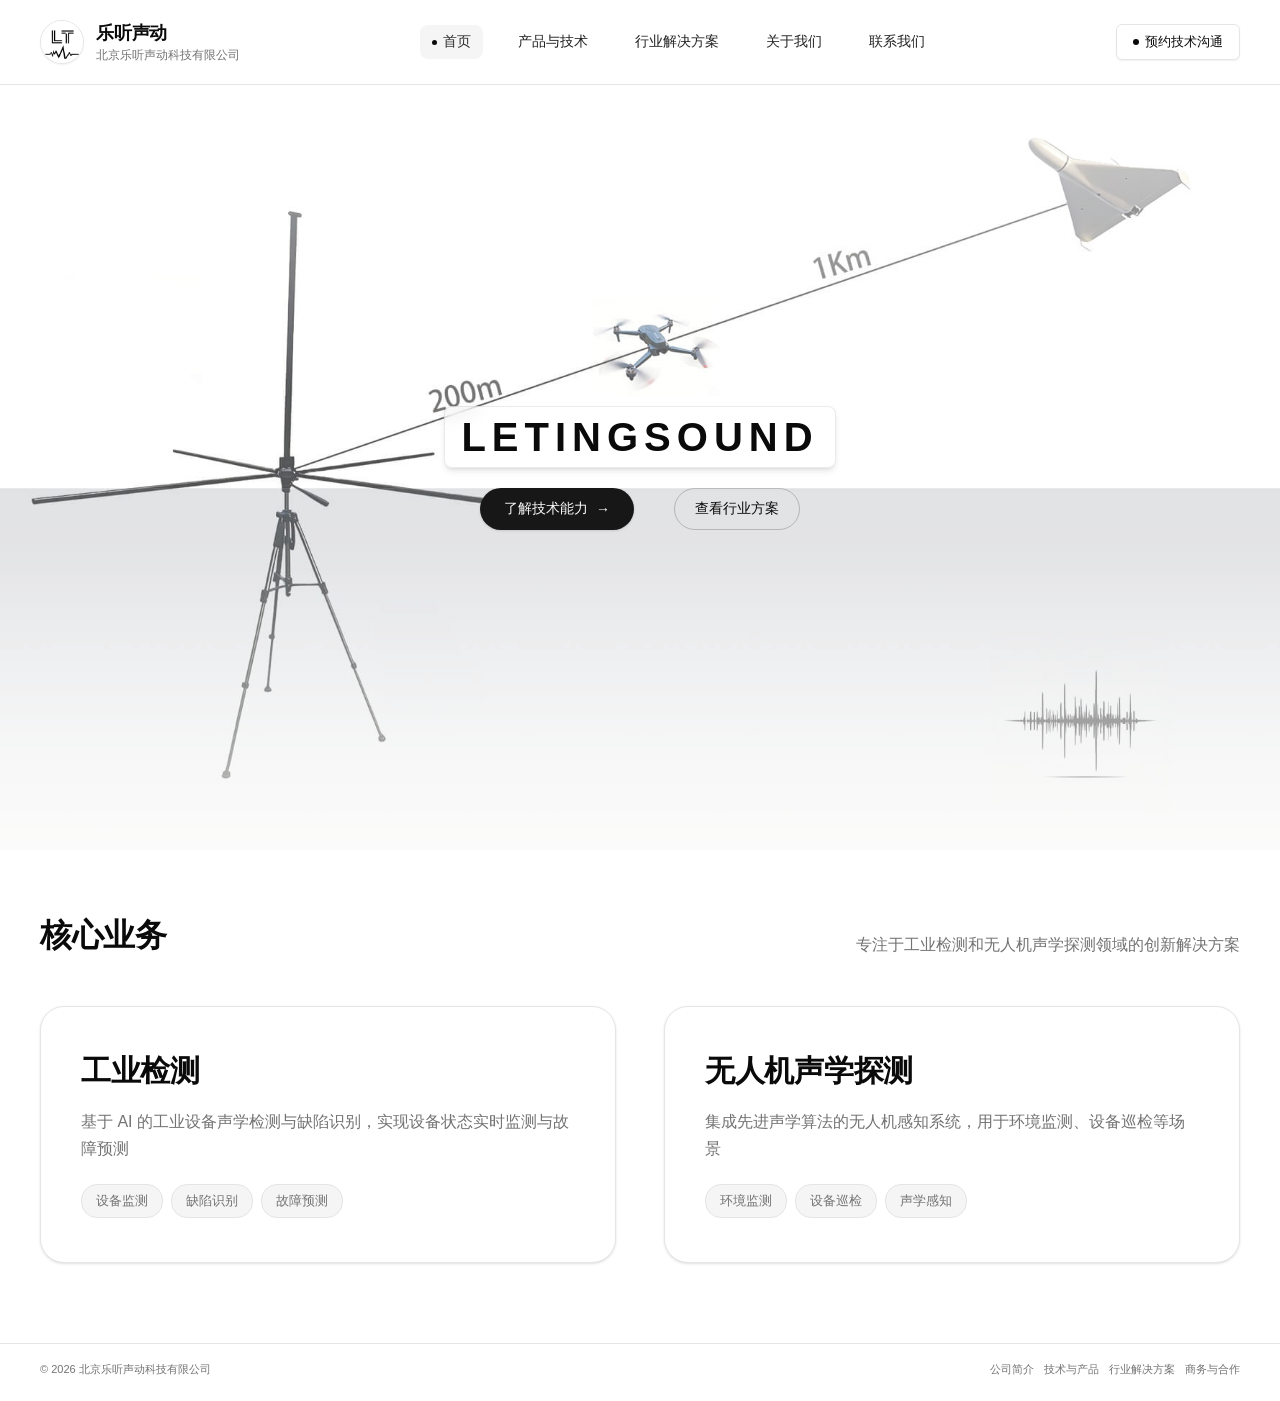
<file: index.html>
<!DOCTYPE html>
<html lang="zh-CN">
  <head>
    <meta charset="UTF-8" />
    <meta
      name="viewport"
      content="width=device-width, initial-scale=1, maximum-scale=1"
    />
    <title>北京乐听声动科技有限公司 | 首页</title>
    <meta
      name="description"
      content="北京乐听声动科技有限公司——专注算法、UAV、工业检测、AI 声学的科技公司，为行业客户提供从算法到系统的整体解决方案。"
    />
    <link rel="stylesheet" href="assets/styles.css" />
    <link rel="preload" as="image" href="assets/images/drone-imager.jpg">
  </head>
  <body class="page">
    <header class="navbar">
      <div class="navbar-inner">
        <a href="index.html" class="brand" aria-label="北京乐听声动科技有限公司">
          <div class="brand-logo">
            <!-- 将公司 logo 文件命名为 logo.jpg 并放在 assets 目录下即可替换此位置 -->
            <img src="assets/logo.jpg" alt="北京乐听声动科技有限公司 Logo" />
          </div>
          <div>
            <div class="brand-text-main">乐听声动</div>
            <div class="brand-text-sub">北京乐听声动科技有限公司</div>
          </div>
        </a>
        <nav class="nav-links" aria-label="主导航">
          <a class="nav-link" href="index.html">
            <span class="dot"></span>
            <span class="label">首页</span>
          </a>
          <a class="nav-link" href="products.html">
            <span class="dot"></span>
            <span class="label">产品与技术</span>
          </a>
          <a class="nav-link" href="solutions.html">
            <span class="dot"></span>
            <span class="label">行业解决方案</span>
          </a>
          <a class="nav-link" href="about.html">
            <span class="dot"></span>
            <span class="label">关于我们</span>
          </a>
          <a class="nav-link" href="contact.html">
            <span class="dot"></span>
            <span class="label">联系我们</span>
          </a>
        </nav>
        <a class="nav-cta" href="contact.html">
          <span class="dot"></span>
          <span>预约技术沟通</span>
        </a>
        <button class="nav-toggle" type="button" aria-label="展开导航菜单">
          <span></span>
        </button>
      </div>
    </header>

    <main class="page-inner">
      <!-- 大图 hero 区域 -->
      <section class="hero-banner" style="background-image: url('assets/images/drone-imager.jpg') !important; background-size: cover; background-position: center;">
        <div class="hero-content">
          <h1 class="hero-english-title pc-only">LETINGSOUND</h1>
          <div class="hero-banner-actions">
            <a href="products.html" class="btn-primary">
              了解技术能力
              <span>→</span>
            </a>
            <a href="solutions.html" class="btn-ghost">
              查看行业方案
            </a>
          </div>
        </div>
      </section>

      <!-- 核心能力区域 -->
      <section class="section">
        <div class="section-header">
          <h2 class="section-title">核心业务</h2>
          <span class="section-badge">专注于工业检测和无人机声学探测领域的创新解决方案</span>
        </div>
        <div class="business-grid">
          <article class="business-card">
            <div class="business-card-content">
              <h3 class="business-title">工业检测</h3>
              <p class="business-desc">基于 AI 的工业设备声学检测与缺陷识别，实现设备状态实时监测与故障预测</p>
              <div class="business-tags">
                <span class="business-tag">设备监测</span>
                <span class="business-tag">缺陷识别</span>
                <span class="business-tag">故障预测</span>
              </div>
            </div>
          </article>
          <article class="business-card">
            <div class="business-card-content">
              <h3 class="business-title">无人机声学探测</h3>
              <p class="business-desc">集成先进声学算法的无人机感知系统，用于环境监测、设备巡检等场景</p>
              <div class="business-tags">
                <span class="business-tag">环境监测</span>
                <span class="business-tag">设备巡检</span>
                <span class="business-tag">声学感知</span>
              </div>
            </div>
          </article>
        </div>
      </section>


    </main>

    <footer class="footer">
      <div>© <span id="year-span">2024</span> 北京乐听声动科技有限公司</div>
      <div class="footer-links">
        <a href="about.html">公司简介</a>
        <a href="products.html">技术与产品</a>
        <a href="solutions.html">行业解决方案</a>
        <a href="contact.html">商务与合作</a>
      </div>
    </footer>

    <script src="assets/main.js" defer></script>
    <script>
      document.getElementById("year-span").textContent =
        new Date().getFullYear();
    </script>
  </body>
</html>
</file>
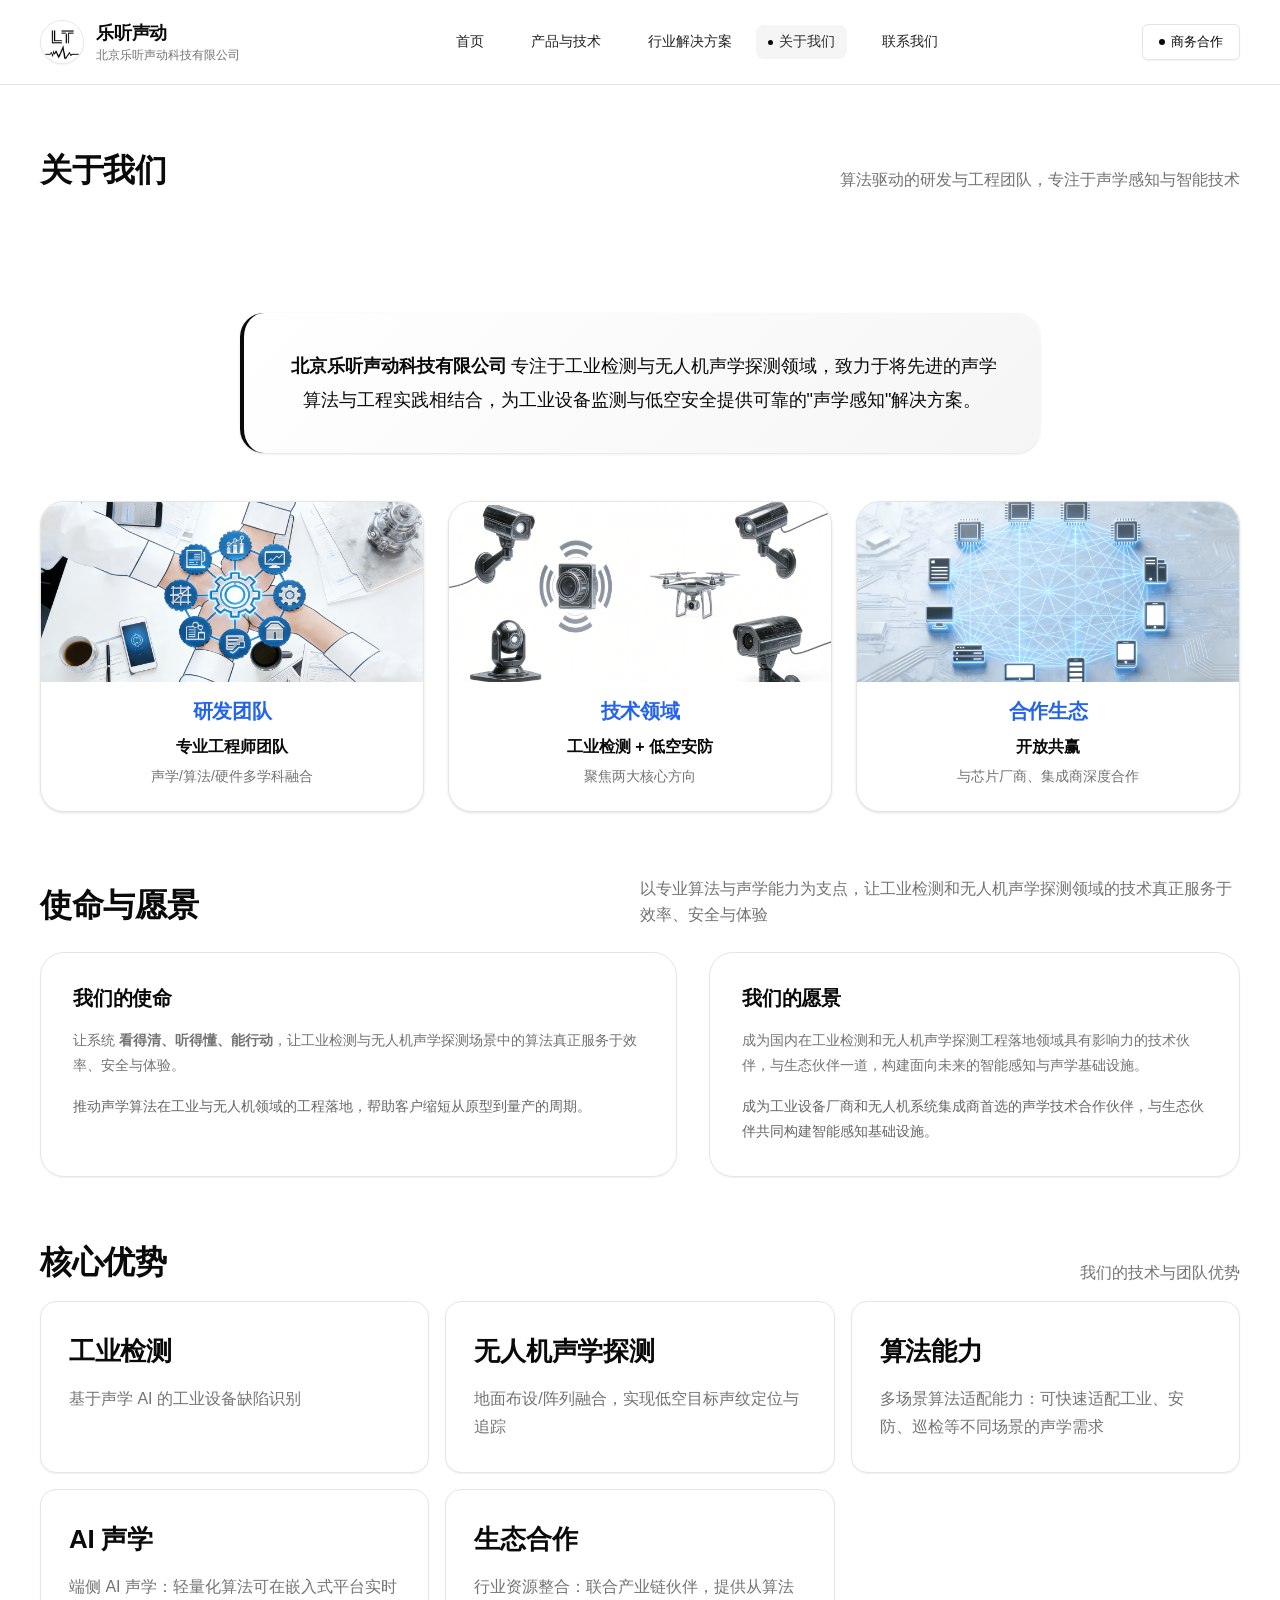
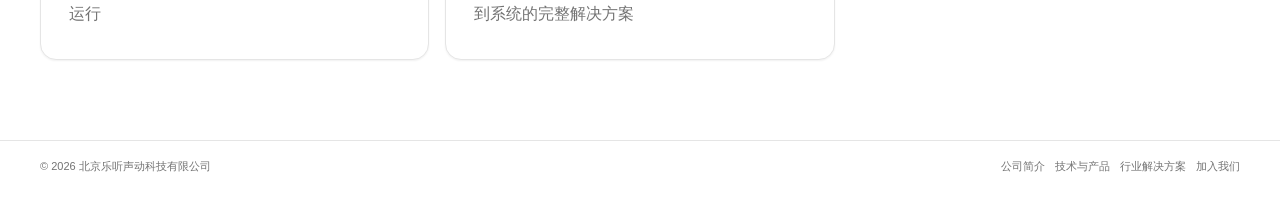
<file: about.html>
<!DOCTYPE html>
<html lang="zh-CN">
  <head>
    <meta charset="UTF-8" />
    <meta
      name="viewport"
      content="width=device-width, initial-scale=1, maximum-scale=1"
    />
    <title>关于我们 | 北京乐听声动科技有限公司</title>
    <meta
      name="description"
      content="了解北京乐听声动科技有限公司的公司背景、使命愿景与团队优势。"
    />
    <link rel="stylesheet" href="assets/styles.css" />
  </head>
  <body class="page">
    <header class="navbar">
      <div class="navbar-inner">
        <a href="index.html" class="brand" aria-label="北京乐听声动科技有限公司">
          <div class="brand-logo">
            <!-- 将公司 logo 文件命名为 logo.jpg 并放在 assets 目录下即可替换此位置 -->
            <img src="assets/logo.jpg" alt="北京乐听声动科技有限公司 Logo" />
          </div>
          <div>
            <div class="brand-text-main">乐听声动</div>
            <div class="brand-text-sub">北京乐听声动科技有限公司</div>
          </div>
        </a>
        <nav class="nav-links" aria-label="主导航">
          <a class="nav-link" href="index.html">
            <span class="dot"></span>
            <span class="label">首页</span>
          </a>
          <a class="nav-link" href="products.html">
            <span class="dot"></span>
            <span class="label">产品与技术</span>
          </a>
          <a class="nav-link" href="solutions.html">
            <span class="dot"></span>
            <span class="label">行业解决方案</span>
          </a>
          <a class="nav-link" href="about.html">
            <span class="dot"></span>
            <span class="label">关于我们</span>
          </a>
          <a class="nav-link" href="contact.html">
            <span class="dot"></span>
            <span class="label">联系我们</span>
          </a>
        </nav>
        <a class="nav-cta" href="contact.html">
          <span class="dot"></span>
          <span>商务合作</span>
        </a>
        <button class="nav-toggle" type="button" aria-label="展开导航菜单">
          <span></span>
        </button>
      </div>
    </header>

    <main class="page-inner">
      <!-- 页面头部 -->
      <section class="section">
        <div class="section-header">
          <h1 class="section-title">关于我们</h1>
          <span class="section-badge">算法驱动的研发与工程团队，专注于声学感知与智能技术</span>
        </div>
      </section>

      <!-- 公司简介 -->
      <section class="section">
        <div class="about-intro-content">
          <div class="about-intro-text">
            <p class="intro-paragraph">
              <span class="company-name">北京乐听声动科技有限公司</span>专注于工业检测与无人机声学探测领域，致力于将先进的声学算法与工程实践相结合，为工业设备监测与低空安全提供可靠的"声学感知"解决方案。
            </p>
          </div>
          
          <div class="about-stats">
            <div class="stat-card">
              <div class="stat-image" style="background-image: url('assets/images/team-rd.png'); background-size: cover; background-position: center;"></div>
              <div class="stat-value">研发团队</div>
              <div class="stat-label">专业工程师团队</div>
              <div class="stat-desc">声学/算法/硬件多学科融合</div>
            </div>
            <div class="stat-card">
              <div class="stat-image" style="background-image: url('assets/images/tech-field.png'); background-size: cover; background-position: center;"></div>
              <div class="stat-value">技术领域</div>
              <div class="stat-label">工业检测 + 低空安防</div>
              <div class="stat-desc">聚焦两大核心方向</div>
            </div>
            <div class="stat-card">
              <div class="stat-image" style="background-image: url('assets/images/ecosystem.png'); background-size: cover; background-position: center;"></div>
              <div class="stat-value">合作生态</div>
              <div class="stat-label">开放共赢</div>
              <div class="stat-desc">与芯片厂商、集成商深度合作</div>
            </div>
          </div>
        </div>
      </section>

      <!-- 使命与愿景 -->
      <section class="section">
        <div class="section-header">
          <h2 class="section-title">使命与愿景</h2>
          <span class="section-badge">以专业算法与声学能力为支点，让工业检测和无人机声学探测领域的技术真正服务于效率、安全与体验</span>
        </div>

        <div class="two-col">
          <div class="mission-vision-card">
            <h3 class="feature-title">我们的使命</h3>
            <p class="section-subtitle" style="margin-top: 16px; font-size: 14px; line-height: 1.8;">
              让系统 <strong>看得清、听得懂、能行动</strong>，让工业检测与无人机声学探测场景中的算法真正服务于效率、安全与体验。
            </p>
            <p class="section-subtitle" style="margin-top: 16px; font-size: 14px; line-height: 1.8; color: #666;">
              推动声学算法在工业与无人机领域的工程落地，帮助客户缩短从原型到量产的周期。
            </p>
          </div>

          <div class="mission-vision-card">
            <h3 class="feature-title">我们的愿景</h3>
            <p class="section-subtitle" style="margin-top: 16px; font-size: 14px; line-height: 1.8;">
              成为国内在工业检测和无人机声学探测工程落地领域具有影响力的技术伙伴，与生态伙伴一道，构建面向未来的智能感知与声学基础设施。
            </p>
            <p class="section-subtitle" style="margin-top: 16px; font-size: 14px; line-height: 1.8; color: #666;">
              成为工业设备厂商和无人机系统集成商首选的声学技术合作伙伴，与生态伙伴共同构建智能感知基础设施。
            </p>
          </div>
        </div>
      </section>

      <!-- 核心优势 -->
      <section class="section">
        <div class="section-header">
          <h2 class="section-title">核心优势</h2>
          <span class="section-badge">我们的技术与团队优势</span>
        </div>

        <div class="feature-grid">
          <article class="feature-card">
            <h3 class="feature-title">工业检测</h3>
            <p class="feature-desc">基于声学 AI 的工业设备缺陷识别</p>
          </article>
          <article class="feature-card">
            <h3 class="feature-title">无人机声学探测</h3>
            <p class="feature-desc">地面布设/阵列融合，实现低空目标声纹定位与追踪</p>
          </article>
          <article class="feature-card">
            <h3 class="feature-title">算法能力</h3>
            <p class="feature-desc">多场景算法适配能力：可快速适配工业、安防、巡检等不同场景的声学需求</p>
          </article>
          <article class="feature-card">
            <h3 class="feature-title">AI 声学</h3>
            <p class="feature-desc">端侧 AI 声学：轻量化算法可在嵌入式平台实时运行</p>
          </article>
          <article class="feature-card">
            <h3 class="feature-title">生态合作</h3>
            <p class="feature-desc">行业资源整合：联合产业链伙伴，提供从算法到系统的完整解决方案</p>
          </article>
        </div>
      </section>
    </main>

    <footer class="footer">
      <div>© <span id="year-span">2024</span> 北京乐听声动科技有限公司</div>
      <div class="footer-links">
        <a href="about.html">公司简介</a>
        <a href="products.html">技术与产品</a>
        <a href="solutions.html">行业解决方案</a>
        <a href="contact.html">加入我们</a>
      </div>
    </footer>

    <script src="assets/main.js" defer></script>
    <script>
      document.getElementById("year-span").textContent =
        new Date().getFullYear();
    </script>
  </body>
</html>
</file>
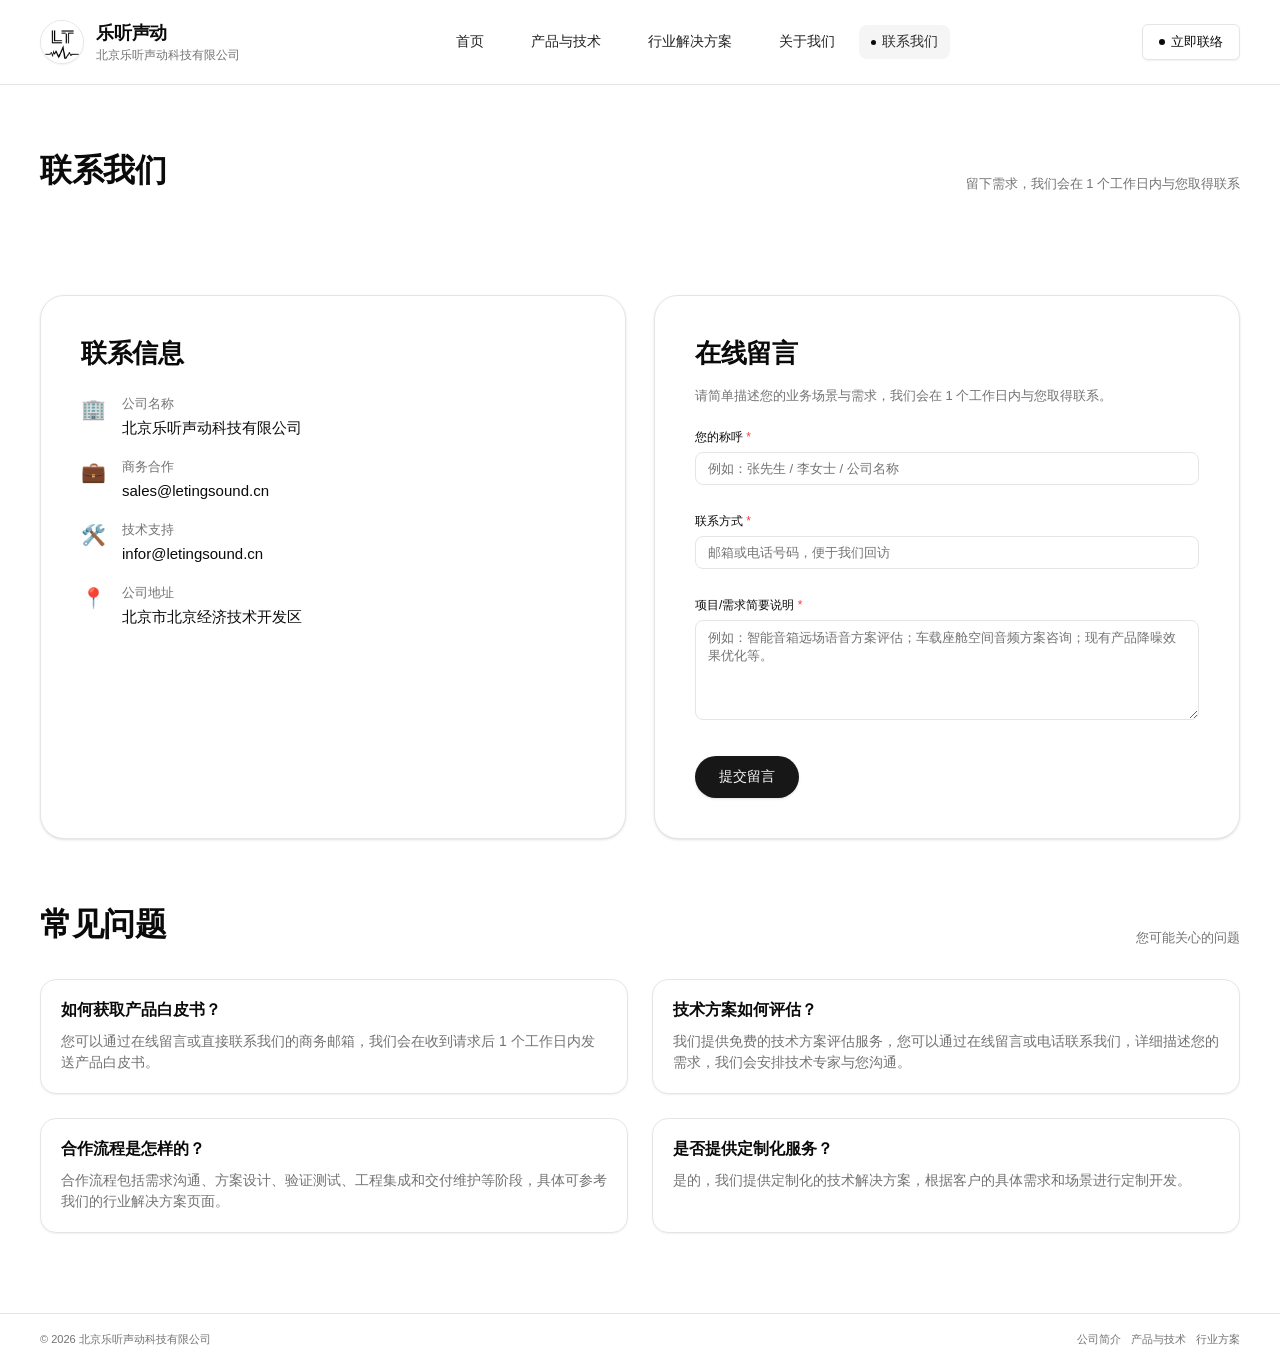
<file: contact.html>
<!DOCTYPE html>
<html lang="zh-CN">
  <head>
    <meta charset="UTF-8" />
    <meta
      name="viewport"
      content="width=device-width, initial-scale=1, maximum-scale=1"
    />
    <title>联系我们 | 北京乐听声动科技有限公司</title>
    <meta
      name="description"
      content="联系北京乐听声动科技有限公司，获取技术支持与商务合作信息。"
    />
    <link rel="stylesheet" href="assets/styles.css" />
  </head>
  <body class="page">
    <header class="navbar">
      <div class="navbar-inner">
        <a href="index.html" class="brand" aria-label="北京乐听声动科技有限公司">
          <div class="brand-logo">
            <!-- 将公司 logo 文件命名为 logo.jpg 并放在 assets 目录下即可替换此位置 -->
            <img src="assets/logo.jpg" alt="北京乐听声动科技有限公司 Logo" />
          </div>
          <div>
            <div class="brand-text-main">乐听声动</div>
            <div class="brand-text-sub">北京乐听声动科技有限公司</div>
          </div>
        </a>
        <nav class="nav-links" aria-label="主导航">
          <a class="nav-link" href="index.html">
            <span class="dot"></span>
            <span class="label">首页</span>
          </a>
          <a class="nav-link" href="products.html">
            <span class="dot"></span>
            <span class="label">产品与技术</span>
          </a>
          <a class="nav-link" href="solutions.html">
            <span class="dot"></span>
            <span class="label">行业解决方案</span>
          </a>
          <a class="nav-link" href="about.html">
            <span class="dot"></span>
            <span class="label">关于我们</span>
          </a>
          <a class="nav-link" href="contact.html">
            <span class="dot"></span>
            <span class="label">联系我们</span>
          </a>
        </nav>
        <a class="nav-cta" href="contact.html">
          <span class="dot"></span>
          <span>立即联络</span>
        </a>
        <button class="nav-toggle" type="button" aria-label="展开导航菜单">
          <span></span>
        </button>
      </div>
    </header>

    <main class="page-inner">
      <!-- 页面头部 -->
      <section class="section">
        <div class="section-header">
          <h1 class="section-title">联系我们</h1>
          <p class="section-subtitle">留下需求，我们会在 1 个工作日内与您取得联系</p>
        </div>
      </section>

      <!-- 联系信息 -->
      <section class="section">
        <div class="contact-grid">
          <div class="contact-card">
            <h2 class="feature-title">联系信息</h2>
            <div class="contact-info">
              <div class="contact-item">
                <div class="contact-icon">🏢</div>
                <div>
                  <div class="contact-label">公司名称</div>
                  <div class="contact-value">北京乐听声动科技有限公司</div>
                </div>
              </div>
              <div class="contact-item">
                <div class="contact-icon">💼</div>
                <div>
                  <div class="contact-label">商务合作</div>
                  <div class="contact-value">sales@letingsound.cn</div>
                </div>
              </div>
              <div class="contact-item">
                <div class="contact-icon">🛠️</div>
                <div>
                  <div class="contact-label">技术支持</div>
                  <div class="contact-value">infor@letingsound.cn</div>
                </div>
              </div>
              <div class="contact-item">
                <div class="contact-icon">📍</div>
                <div>
                  <div class="contact-label">公司地址</div>
                  <div class="contact-value">北京市北京经济技术开发区</div>
                </div>
              </div>
            </div>
          </div>

          <div class="contact-card">
            <h2 class="feature-title">在线留言</h2>
            <p class="section-subtitle" style="margin-bottom: 24px">
              请简单描述您的业务场景与需求，我们会在 1 个工作日内与您取得联系。
            </p>
            <form id="contact-form" class="contact-form">
              <div class="field-group">
                <label class="field-label" for="name">
                  您的称呼 <span>*</span>
                </label>
                <input
                  class="field-input"
                  id="name"
                  name="name"
                  type="text"
                  placeholder="例如：张先生 / 李女士 / 公司名称"
                  required
                />
              </div>

              <div class="field-group" style="margin-top: 16px;">
                <label class="field-label" for="email">
                  联系方式 <span>*</span>
                </label>
                <input
                  class="field-input"
                  id="email"
                  name="email"
                  type="text"
                  placeholder="邮箱或电话号码，便于我们回访"
                  required
                />
              </div>

              <div class="field-group" style="margin-top: 16px;">
                <label class="field-label" for="message">
                  项目/需求简要说明 <span>*</span>
                </label>
                <textarea
                  class="field-textarea"
                  id="message"
                  name="message"
                  placeholder="例如：智能音箱远场语音方案评估；车载座舱空间音频方案咨询；现有产品降噪效果优化等。"
                  required
                ></textarea>
              </div>

              <div class="form-footer" style="margin-top: 24px;">
                <button type="submit" class="btn-primary">提交留言</button>
                <div id="form-status" class="form-status"></div>
              </div>
            </form>
          </div>
        </div>
      </section>

      <!-- 常见问题 -->
      <section class="section">
        <div class="section-header">
          <h2 class="section-title">常见问题</h2>
          <p class="section-subtitle">您可能关心的问题</p>
        </div>

        <div class="faq-grid">
          <div class="faq-item">
            <h3 class="faq-question">如何获取产品白皮书？</h3>
            <p class="faq-answer">您可以通过在线留言或直接联系我们的商务邮箱，我们会在收到请求后 1 个工作日内发送产品白皮书。</p>
          </div>
          <div class="faq-item">
            <h3 class="faq-question">技术方案如何评估？</h3>
            <p class="faq-answer">我们提供免费的技术方案评估服务，您可以通过在线留言或电话联系我们，详细描述您的需求，我们会安排技术专家与您沟通。</p>
          </div>
          <div class="faq-item">
            <h3 class="faq-question">合作流程是怎样的？</h3>
            <p class="faq-answer">合作流程包括需求沟通、方案设计、验证测试、工程集成和交付维护等阶段，具体可参考我们的行业解决方案页面。</p>
          </div>
          <div class="faq-item">
            <h3 class="faq-question">是否提供定制化服务？</h3>
            <p class="faq-answer">是的，我们提供定制化的技术解决方案，根据客户的具体需求和场景进行定制开发。</p>
          </div>
        </div>
      </section>
    </main>

    <footer class="footer">
      <div>© <span id="year-span">2024</span> 北京乐听声动科技有限公司</div>
      <div class="footer-links">
        <a href="about.html">公司简介</a>
        <a href="products.html">产品与技术</a>
        <a href="solutions.html">行业方案</a>
      </div>
    </footer>

    <script src="assets/main.js" defer></script>
    <script>
      document.getElementById("year-span").textContent =
        new Date().getFullYear();
    </script>
  </body>
</html>
</file>
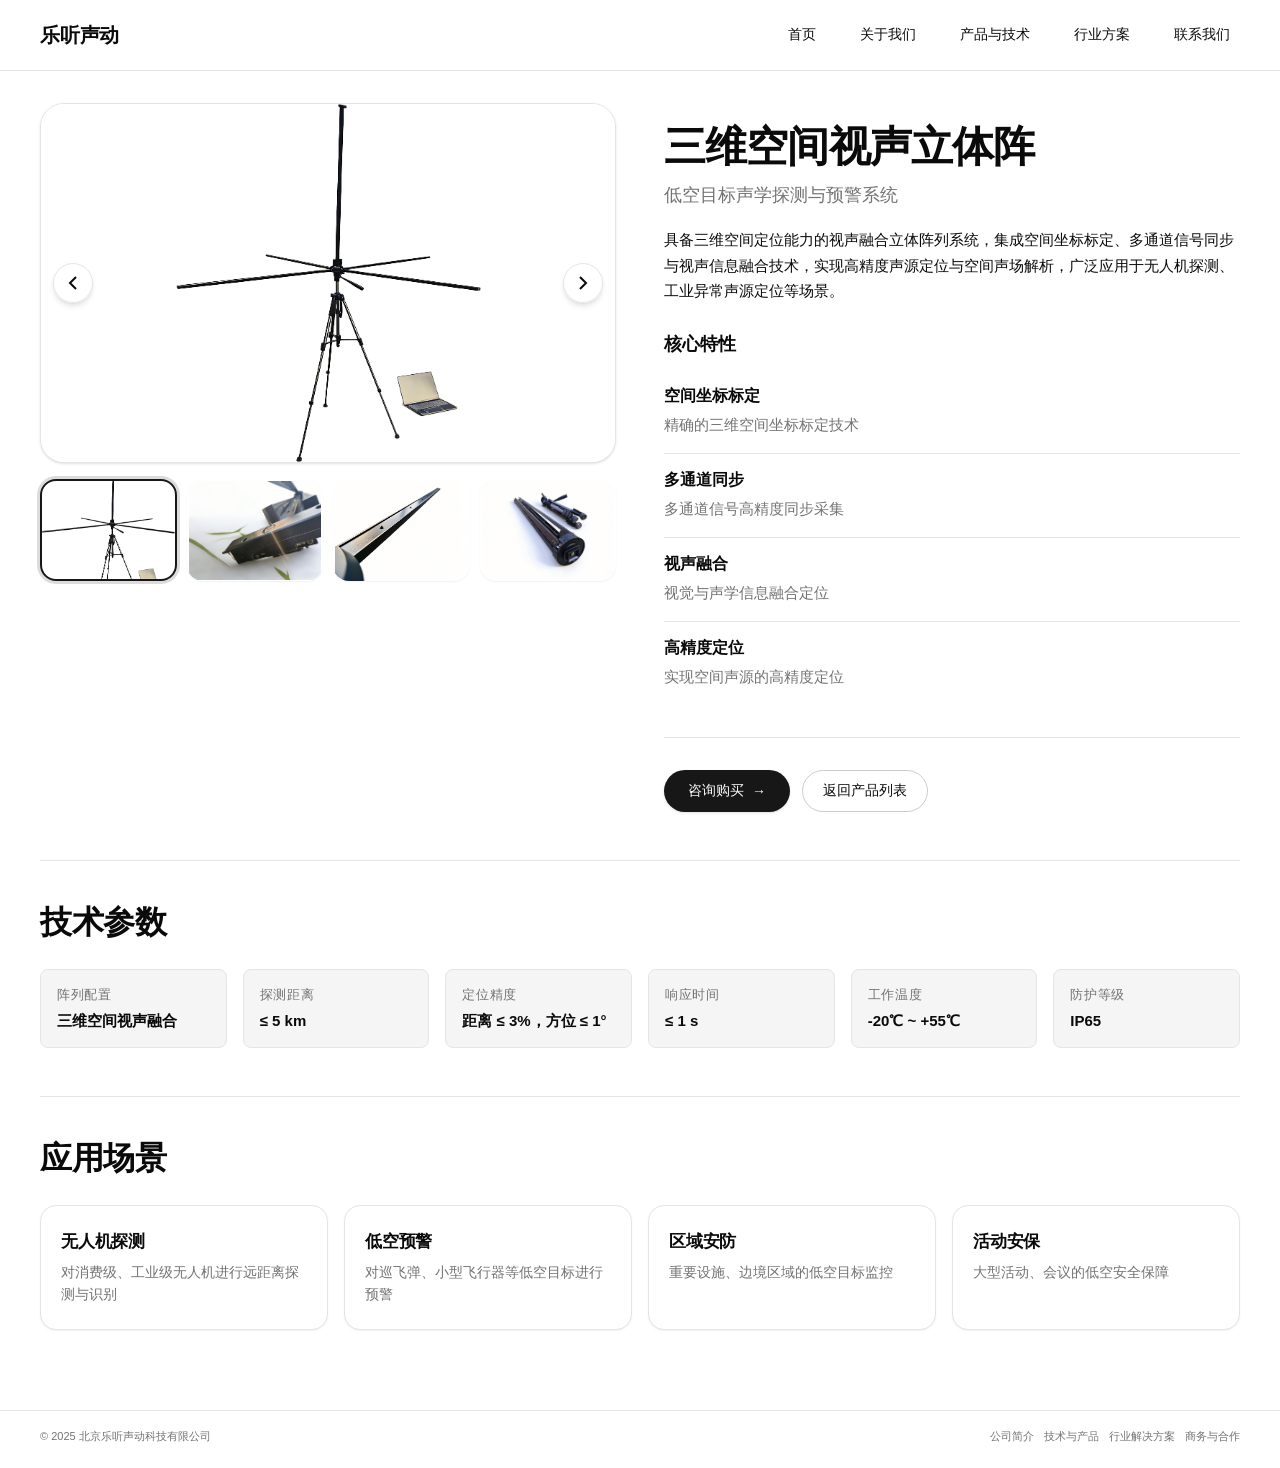
<file: product-detail.html>
<!DOCTYPE html>
<html lang="zh-CN">
  <head>
    <meta charset="UTF-8" />
    <meta name="viewport" content="width=device-width, initial-scale=1.0" />
    <title>三维空间视声立体阵 - 产品详情 | 乐听声动</title>
    <link rel="stylesheet" href="assets/styles.css" />
  </head>
  <body>
    <div class="page">
      <header class="site-header">
        <div class="header-inner">
          <a href="index.html" class="site-logo">
            <span class="logo-text">乐听声动</span>
          </a>
          <nav class="site-nav">
            <a href="index.html">首页</a>
            <a href="about.html">关于我们</a>
            <a href="products.html">产品与技术</a>
            <a href="solutions.html">行业方案</a>
            <a href="contact.html">联系我们</a>
          </nav>
          <button class="nav-toggle" type="button" aria-label="展开导航菜单">
            <span></span>
          </button>
        </div>
      </header>

      <main class="page-inner">
        <!-- 产品详情区域 -->
        <section class="product-detail">
          <div class="product-detail-container">
            <!-- 图片轮播区域 -->
            <div class="product-gallery">
              <div class="gallery-main">
                <div class="gallery-image" id="mainImage" style="background: url('assets/images/xyz-array-1.png') no-repeat center center; background-size: contain; background-color: #ffffff;"></div>
                <button class="gallery-nav gallery-prev" type="button" aria-label="上一张">
                  <svg width="24" height="24" viewBox="0 0 24 24" fill="none" stroke="currentColor" stroke-width="2">
                    <path d="M15 18l-6-6 6-6"/>
                  </svg>
                </button>
                <button class="gallery-nav gallery-next" type="button" aria-label="下一张">
                  <svg width="24" height="24" viewBox="0 0 24 24" fill="none" stroke="currentColor" stroke-width="2">
                    <path d="M9 18l6-6-6-6"/>
                  </svg>
                </button>
              </div>
              <div class="gallery-thumbnails" id="thumbnails">
                <div class="thumbnail active" style="background: url('assets/images/xyz-array-1.png') no-repeat center center; background-size: cover;" data-index="0"></div>
                <div class="thumbnail" style="background: url('assets/images/xyz-array-2.png') no-repeat center center; background-size: cover;" data-index="1"></div>
                <div class="thumbnail" style="background: url('assets/images/xyz-array-3.png') no-repeat center center; background-size: cover;" data-index="2"></div>
                <div class="thumbnail" style="background: url('assets/images/xyz-array-4.png') no-repeat center center; background-size: cover;" data-index="3"></div>
              </div>
            </div>

            <!-- 产品信息区域 -->
            <div class="product-info">
              <h1 class="product-detail-title">三维空间视声立体阵</h1>
              <p class="product-detail-subtitle">低空目标声学探测与预警系统</p>
              
              <div class="product-detail-desc">
                <p>具备三维空间定位能力的视声融合立体阵列系统，集成空间坐标标定、多通道信号同步与视声信息融合技术，实现高精度声源定位与空间声场解析，广泛应用于无人机探测、工业异常声源定位等场景。</p>
              </div>

              <div class="product-specs">
                <h3 class="specs-title">核心特性</h3>
                <ul class="specs-list">
                  <li>
                    <div class="spec-content">
                      <strong>空间坐标标定</strong>
                      <p>精确的三维空间坐标标定技术</p>
                    </div>
                  </li>
                  <li>
                    <div class="spec-content">
                      <strong>多通道同步</strong>
                      <p>多通道信号高精度同步采集</p>
                    </div>
                  </li>
                  <li>
                    <div class="spec-content">
                      <strong>视声融合</strong>
                      <p>视觉与声学信息融合定位</p>
                    </div>
                  </li>
                  <li>
                    <div class="spec-content">
                      <strong>高精度定位</strong>
                      <p>实现空间声源的高精度定位</p>
                    </div>
                  </li>
                </ul>
              </div>

              <div class="product-actions">
                <a href="contact.html" class="btn-primary btn-large">
                  咨询购买
                  <span>→</span>
                </a>
                <a href="products.html" class="btn-ghost btn-large">
                  返回产品列表
                </a>
              </div>
            </div>
          </div>

          <!-- 技术参数 -->
          <div class="product-tech-specs">
                <h2 class="section-title">技术参数</h2>
                <div class="tech-specs-grid">
                  <div class="tech-spec-item">
                    <span class="tech-spec-label">阵列配置</span>
                    <span class="tech-spec-value">三维空间视声融合</span>
                  </div>
                  <div class="tech-spec-item">
                    <span class="tech-spec-label">探测距离</span>
                    <span class="tech-spec-value">≤ 5 km</span>
                  </div>
                  <div class="tech-spec-item">
                    <span class="tech-spec-label">定位精度</span>
                    <span class="tech-spec-value">距离 ≤ 3%，方位 ≤ 1°</span>
                  </div>
                  <div class="tech-spec-item">
                    <span class="tech-spec-label">响应时间</span>
                    <span class="tech-spec-value">≤ 1 s</span>
                  </div>
                  <div class="tech-spec-item">
                    <span class="tech-spec-label">工作温度</span>
                    <span class="tech-spec-value">-20℃ ~ +55℃</span>
                  </div>
                  <div class="tech-spec-item">
                    <span class="tech-spec-label">防护等级</span>
                    <span class="tech-spec-value">IP65</span>
                  </div>
                </div>
              </div>

          <!-- 应用场景 -->
          <div class="product-applications">
            <h2 class="section-title">应用场景</h2>
            <div class="application-grid">
              <div class="application-card">
                <h3>无人机探测</h3>
                <p>对消费级、工业级无人机进行远距离探测与识别</p>
              </div>
              <div class="application-card">
                <h3>低空预警</h3>
                <p>对巡飞弹、小型飞行器等低空目标进行预警</p>
              </div>
              <div class="application-card">
                <h3>区域安防</h3>
                <p>重要设施、边境区域的低空目标监控</p>
              </div>
              <div class="application-card">
                <h3>活动安保</h3>
                <p>大型活动、会议的低空安全保障</p>
              </div>
            </div>
          </div>
        </section>
      </main>

      <footer class="footer">
        <div>© <span id="year-span">2025</span> 北京乐听声动科技有限公司</div>
        <div class="footer-links">
          <a href="about.html">公司简介</a>
          <a href="products.html">技术与产品</a>
          <a href="solutions.html">行业解决方案</a>
          <a href="contact.html">商务与合作</a>
        </div>
      </footer>
    </div>

    <script src="assets/main.js"></script>
    <script>
      // 导航栏交互
      document.addEventListener('DOMContentLoaded', function() {
        const navToggle = document.querySelector('.nav-toggle');
        const siteNav = document.querySelector('.site-nav');
        
        // 移动端导航切换
        if (navToggle && siteNav) {
          navToggle.addEventListener('click', () => {
            siteNav.classList.toggle('active');
            navToggle.classList.toggle('active');
          });
          
          // 点击导航项后关闭菜单
          const navLinks = siteNav.querySelectorAll('a');
          navLinks.forEach(link => {
            link.addEventListener('click', () => {
              siteNav.classList.remove('active');
              navToggle.classList.remove('active');
            });
          });
        }
        
        // 当前页面导航项高亮
        const currentPage = window.location.pathname.split('/').pop() || 'product-detail.html';
        const navLinks = document.querySelectorAll('.site-nav a');
        navLinks.forEach(link => {
          const href = link.getAttribute('href');
          if (href === currentPage) {
            link.classList.add('active');
          }
        });
      });
      
      // 产品图片轮播
      document.addEventListener('DOMContentLoaded', function() {
        const mainImage = document.getElementById('mainImage');
        const thumbnails = document.querySelectorAll('.thumbnail');
        const prevBtn = document.querySelector('.gallery-prev');
        const nextBtn = document.querySelector('.gallery-next');
        
        let currentIndex = 0;
        const totalImages = thumbnails.length;
        
        // 所有缩略图使用不同图片
        const images = [
          'assets/images/xyz-array-1.png',
          'assets/images/xyz-array-2.png',
          'assets/images/xyz-array-3.png',
          'assets/images/xyz-array-4.png'
        ];
        
        function updateGallery(index) {
          // 更新主图
          mainImage.style.backgroundImage = `url('${images[index]}')`;
          
          // 更新缩略图激活状态
          thumbnails.forEach((thumb, i) => {
            thumb.classList.toggle('active', i === index);
          });
          
          currentIndex = index;
        }
        
        // 点击缩略图
        thumbnails.forEach((thumb, index) => {
          thumb.addEventListener('click', () => {
            updateGallery(index);
          });
        });
        
        // 上一张
        prevBtn.addEventListener('click', () => {
          const newIndex = (currentIndex - 1 + totalImages) % totalImages;
          updateGallery(newIndex);
        });
        
        // 下一张
        nextBtn.addEventListener('click', () => {
          const newIndex = (currentIndex + 1) % totalImages;
          updateGallery(newIndex);
        });
        
        // 键盘导航
        document.addEventListener('keydown', (e) => {
          if (e.key === 'ArrowLeft') {
            const newIndex = (currentIndex - 1 + totalImages) % totalImages;
            updateGallery(newIndex);
          } else if (e.key === 'ArrowRight') {
            const newIndex = (currentIndex + 1) % totalImages;
            updateGallery(newIndex);
          }
        });
      });
    </script>
  </body>
</html>
</file>
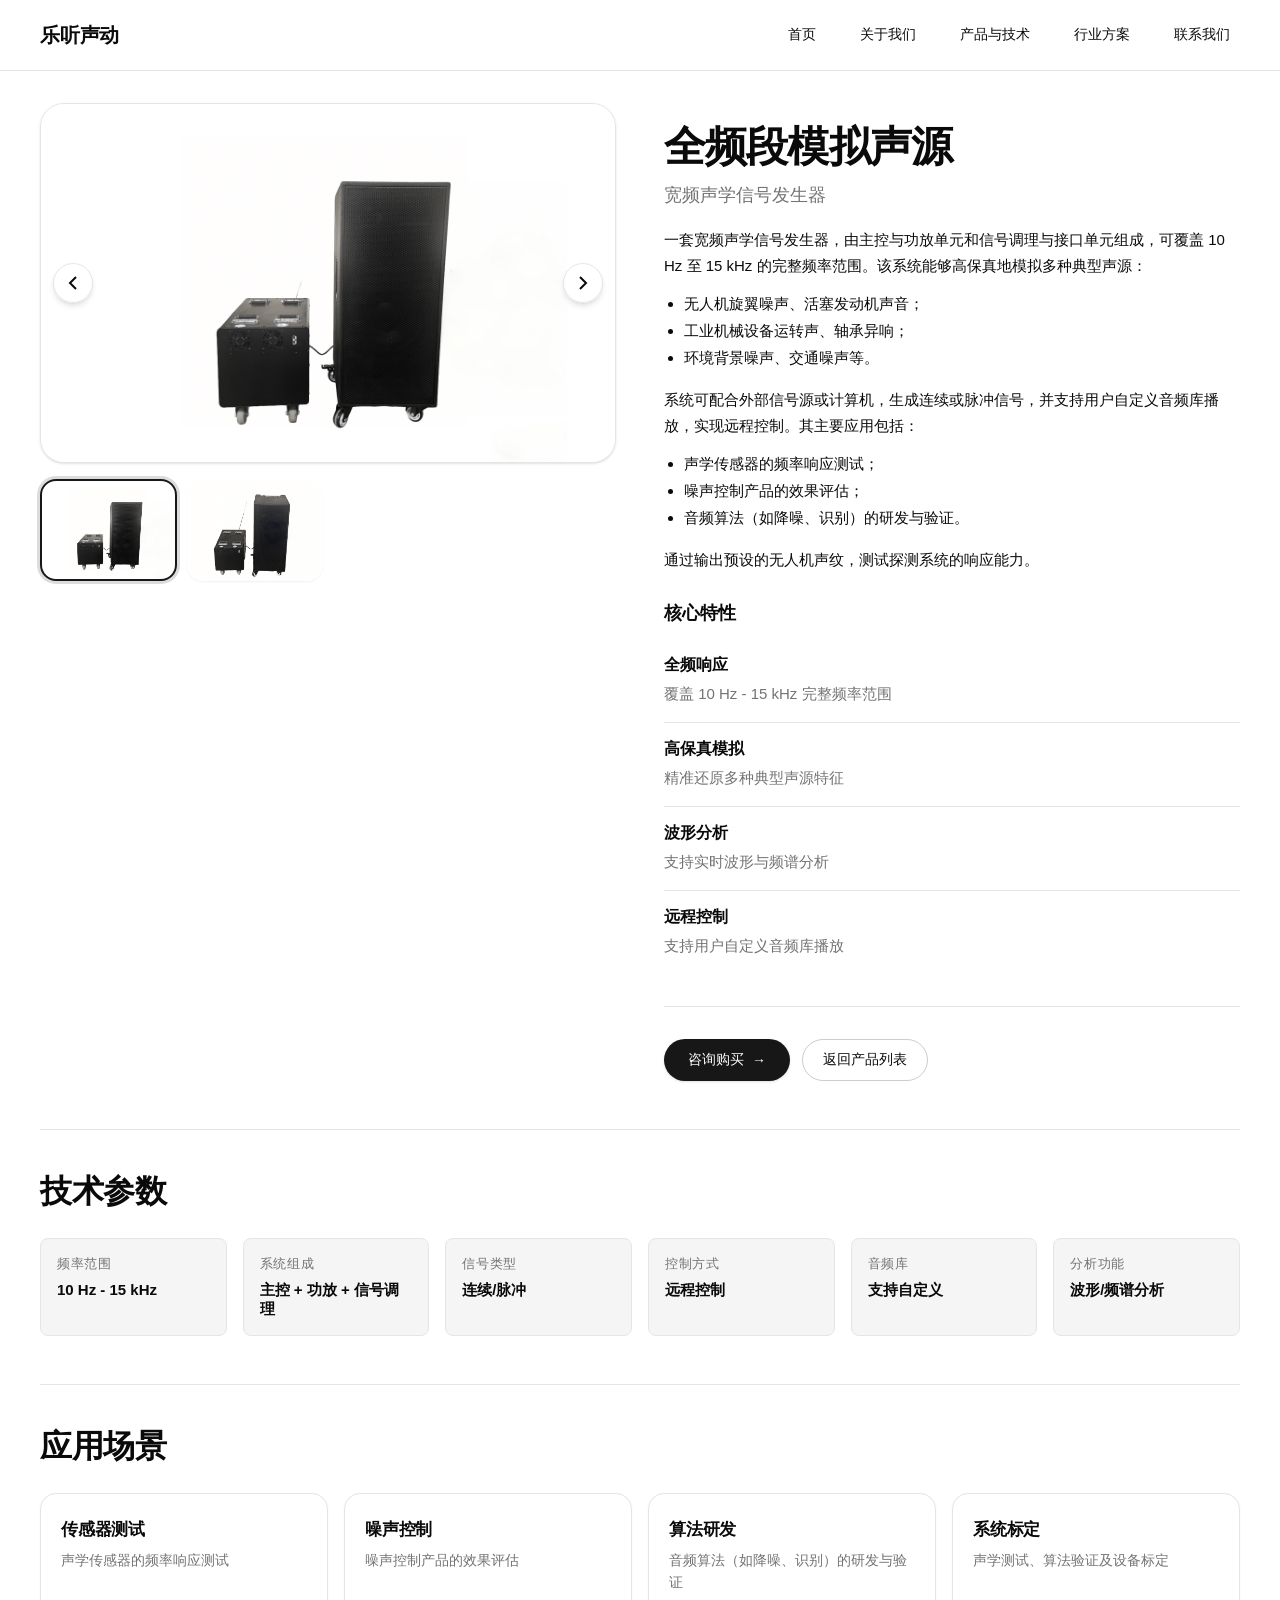
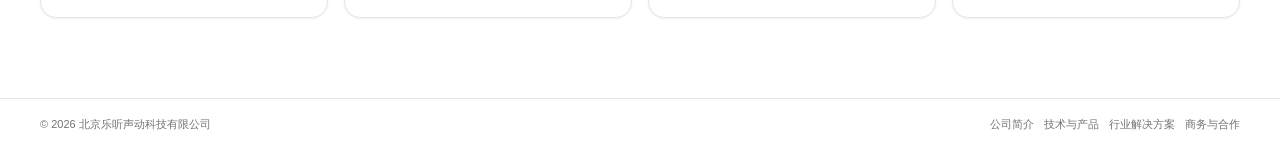
<file: product-fullrange.html>
<!DOCTYPE html>
<html lang="zh-CN">
  <head>
    <meta charset="UTF-8" />
    <meta name="viewport" content="width=device-width, initial-scale=1.0" />
    <title>全频段模拟声源 - 产品详情 | 乐听声动</title>
    <link rel="stylesheet" href="assets/styles.css" />
  </head>
  <body>
    <div class="page">
      <header class="site-header">
        <div class="header-inner">
          <a href="index.html" class="site-logo">
            <span class="logo-text">乐听声动</span>
          </a>
          <nav class="site-nav">
            <a href="index.html">首页</a>
            <a href="about.html">关于我们</a>
            <a href="products.html">产品与技术</a>
            <a href="solutions.html">行业方案</a>
            <a href="contact.html">联系我们</a>
          </nav>
          <button class="nav-toggle" type="button" aria-label="展开导航菜单">
            <span></span>
          </button>
        </div>
      </header>

      <main class="page-inner">
        <!-- 产品详情区域 -->
        <section class="product-detail">
          <div class="product-detail-container">
            <!-- 图片轮播区域 -->
            <div class="product-gallery">
              <div class="gallery-main">
                <div class="gallery-image" id="mainImage" style="background: url('assets/images/fullrange-source-1.png') no-repeat center center; background-size: contain; background-color: #ffffff;"></div>
                <button class="gallery-nav gallery-prev" type="button" aria-label="上一张">
                  <svg width="24" height="24" viewBox="0 0 24 24" fill="none" stroke="currentColor" stroke-width="2">
                    <path d="M15 18l-6-6 6-6"/>
                  </svg>
                </button>
                <button class="gallery-nav gallery-next" type="button" aria-label="下一张">
                  <svg width="24" height="24" viewBox="0 0 24 24" fill="none" stroke="currentColor" stroke-width="2">
                    <path d="M9 18l6-6-6-6"/>
                  </svg>
                </button>
              </div>
              <div class="gallery-thumbnails" id="thumbnails">
                <div class="thumbnail active" style="background: url('assets/images/fullrange-source-1.png') no-repeat center center; background-size: cover;" data-index="0"></div>
                <div class="thumbnail" style="background: url('assets/images/fullrange-source-2.png') no-repeat center center; background-size: cover;" data-index="1"></div>
              </div>
            </div>

            <!-- 产品信息区域 -->
            <div class="product-info">
              <h1 class="product-detail-title">全频段模拟声源</h1>
              <p class="product-detail-subtitle">宽频声学信号发生器</p>
              
              <div class="product-detail-desc">
                <p>一套宽频声学信号发生器，由主控与功放单元和信号调理与接口单元组成，可覆盖 10 Hz 至 15 kHz 的完整频率范围。该系统能够高保真地模拟多种典型声源：</p>
                <ul style="margin-top: 12px; padding-left: 20px; line-height: 1.8;">
                  <li>无人机旋翼噪声、活塞发动机声音；</li>
                  <li>工业机械设备运转声、轴承异响；</li>
                  <li>环境背景噪声、交通噪声等。</li>
                </ul>
                <p style="margin-top: 16px;">系统可配合外部信号源或计算机，生成连续或脉冲信号，并支持用户自定义音频库播放，实现远程控制。其主要应用包括：</p>
                <ul style="margin-top: 12px; padding-left: 20px; line-height: 1.8;">
                  <li>声学传感器的频率响应测试；</li>
                  <li>噪声控制产品的效果评估；</li>
                  <li>音频算法（如降噪、识别）的研发与验证。</li>
                </ul>
                <p style="margin-top: 16px;">通过输出预设的无人机声纹，测试探测系统的响应能力。</p>
              </div>

              <div class="product-specs">
                <h3 class="specs-title">核心特性</h3>
                <ul class="specs-list">
                  <li>
                    <div class="spec-content">
                      <strong>全频响应</strong>
                      <p>覆盖 10 Hz - 15 kHz 完整频率范围</p>
                    </div>
                  </li>
                  <li>
                    <div class="spec-content">
                      <strong>高保真模拟</strong>
                      <p>精准还原多种典型声源特征</p>
                    </div>
                  </li>
                  <li>
                    <div class="spec-content">
                      <strong>波形分析</strong>
                      <p>支持实时波形与频谱分析</p>
                    </div>
                  </li>
                  <li>
                    <div class="spec-content">
                      <strong>远程控制</strong>
                      <p>支持用户自定义音频库播放</p>
                    </div>
                  </li>
                </ul>
              </div>

              <div class="product-actions">
                <a href="contact.html" class="btn-primary btn-large">
                  咨询购买
                  <span>→</span>
                </a>
                <a href="products.html" class="btn-ghost btn-large">
                  返回产品列表
                </a>
              </div>
            </div>
          </div>

          <!-- 技术参数 -->
          <div class="product-tech-specs">
            <h2 class="section-title">技术参数</h2>
            <div class="tech-specs-grid">
              <div class="tech-spec-item">
                <span class="tech-spec-label">频率范围</span>
                <span class="tech-spec-value">10 Hz - 15 kHz</span>
              </div>
              <div class="tech-spec-item">
                <span class="tech-spec-label">系统组成</span>
                <span class="tech-spec-value">主控 + 功放 + 信号调理</span>
              </div>
              <div class="tech-spec-item">
                <span class="tech-spec-label">信号类型</span>
                <span class="tech-spec-value">连续/脉冲</span>
              </div>
              <div class="tech-spec-item">
                <span class="tech-spec-label">控制方式</span>
                <span class="tech-spec-value">远程控制</span>
              </div>
              <div class="tech-spec-item">
                <span class="tech-spec-label">音频库</span>
                <span class="tech-spec-value">支持自定义</span>
              </div>
              <div class="tech-spec-item">
                <span class="tech-spec-label">分析功能</span>
                <span class="tech-spec-value">波形/频谱分析</span>
              </div>
            </div>
          </div>

          <!-- 应用场景 -->
          <div class="product-applications">
            <h2 class="section-title">应用场景</h2>
            <div class="application-grid">
              <div class="application-card">
                <h3>传感器测试</h3>
                <p>声学传感器的频率响应测试</p>
              </div>
              <div class="application-card">
                <h3>噪声控制</h3>
                <p>噪声控制产品的效果评估</p>
              </div>
              <div class="application-card">
                <h3>算法研发</h3>
                <p>音频算法（如降噪、识别）的研发与验证</p>
              </div>
              <div class="application-card">
                <h3>系统标定</h3>
                <p>声学测试、算法验证及设备标定</p>
              </div>
            </div>
          </div>
        </section>
      </main>

      <footer class="footer">
        <div>© <span id="year-span">2025</span> 北京乐听声动科技有限公司</div>
        <div class="footer-links">
          <a href="about.html">公司简介</a>
          <a href="products.html">技术与产品</a>
          <a href="solutions.html">行业解决方案</a>
          <a href="contact.html">商务与合作</a>
        </div>
      </footer>
    </div>

    <script src="assets/main.js"></script>
    <script>
      // 导航栏交互
      document.addEventListener('DOMContentLoaded', function() {
        const navToggle = document.querySelector('.nav-toggle');
        const siteNav = document.querySelector('.site-nav');
        
        if (navToggle && siteNav) {
          navToggle.addEventListener('click', () => {
            siteNav.classList.toggle('active');
            navToggle.classList.toggle('active');
          });
          
          const navLinks = siteNav.querySelectorAll('a');
          navLinks.forEach(link => {
            link.addEventListener('click', () => {
              siteNav.classList.remove('active');
              navToggle.classList.remove('active');
            });
          });
        }
        
        const currentPage = window.location.pathname.split('/').pop() || 'product-fullrange.html';
        const navLinks = document.querySelectorAll('.site-nav a');
        navLinks.forEach(link => {
          const href = link.getAttribute('href');
          if (href === currentPage) {
            link.classList.add('active');
          }
        });
      });
      
      // 产品图片轮播
      document.addEventListener('DOMContentLoaded', function() {
        const mainImage = document.getElementById('mainImage');
        const thumbnails = document.querySelectorAll('.thumbnail');
        const prevBtn = document.querySelector('.gallery-prev');
        const nextBtn = document.querySelector('.gallery-next');
        
        let currentIndex = 0;
        const totalImages = thumbnails.length;
        const images = [
          'assets/images/fullrange-source-1.png',
          'assets/images/fullrange-source-2.png'
        ];
        
        if (thumbnails.length > 0) {
          thumbnails.forEach((thumb, index) => {
            thumb.addEventListener('click', () => {
              currentIndex = index;
              updateImage();
            });
          });
        }
        
        if (prevBtn && nextBtn) {
          prevBtn.addEventListener('click', () => {
            currentIndex = (currentIndex - 1 + totalImages) % totalImages;
            updateImage();
          });
          
          nextBtn.addEventListener('click', () => {
            currentIndex = (currentIndex + 1) % totalImages;
            updateImage();
          });
        }
        
        function updateImage() {
          if (mainImage && images[currentIndex]) {
            mainImage.style.backgroundImage = `url('${images[currentIndex]}')`;
          }
          thumbnails.forEach((thumb, index) => {
            thumb.classList.toggle('active', index === currentIndex);
          });
        }
      });
      
      // 更新页脚年份
      document.getElementById("year-span").textContent = new Date().getFullYear();
    </script>
  </body>
</html>
</file>
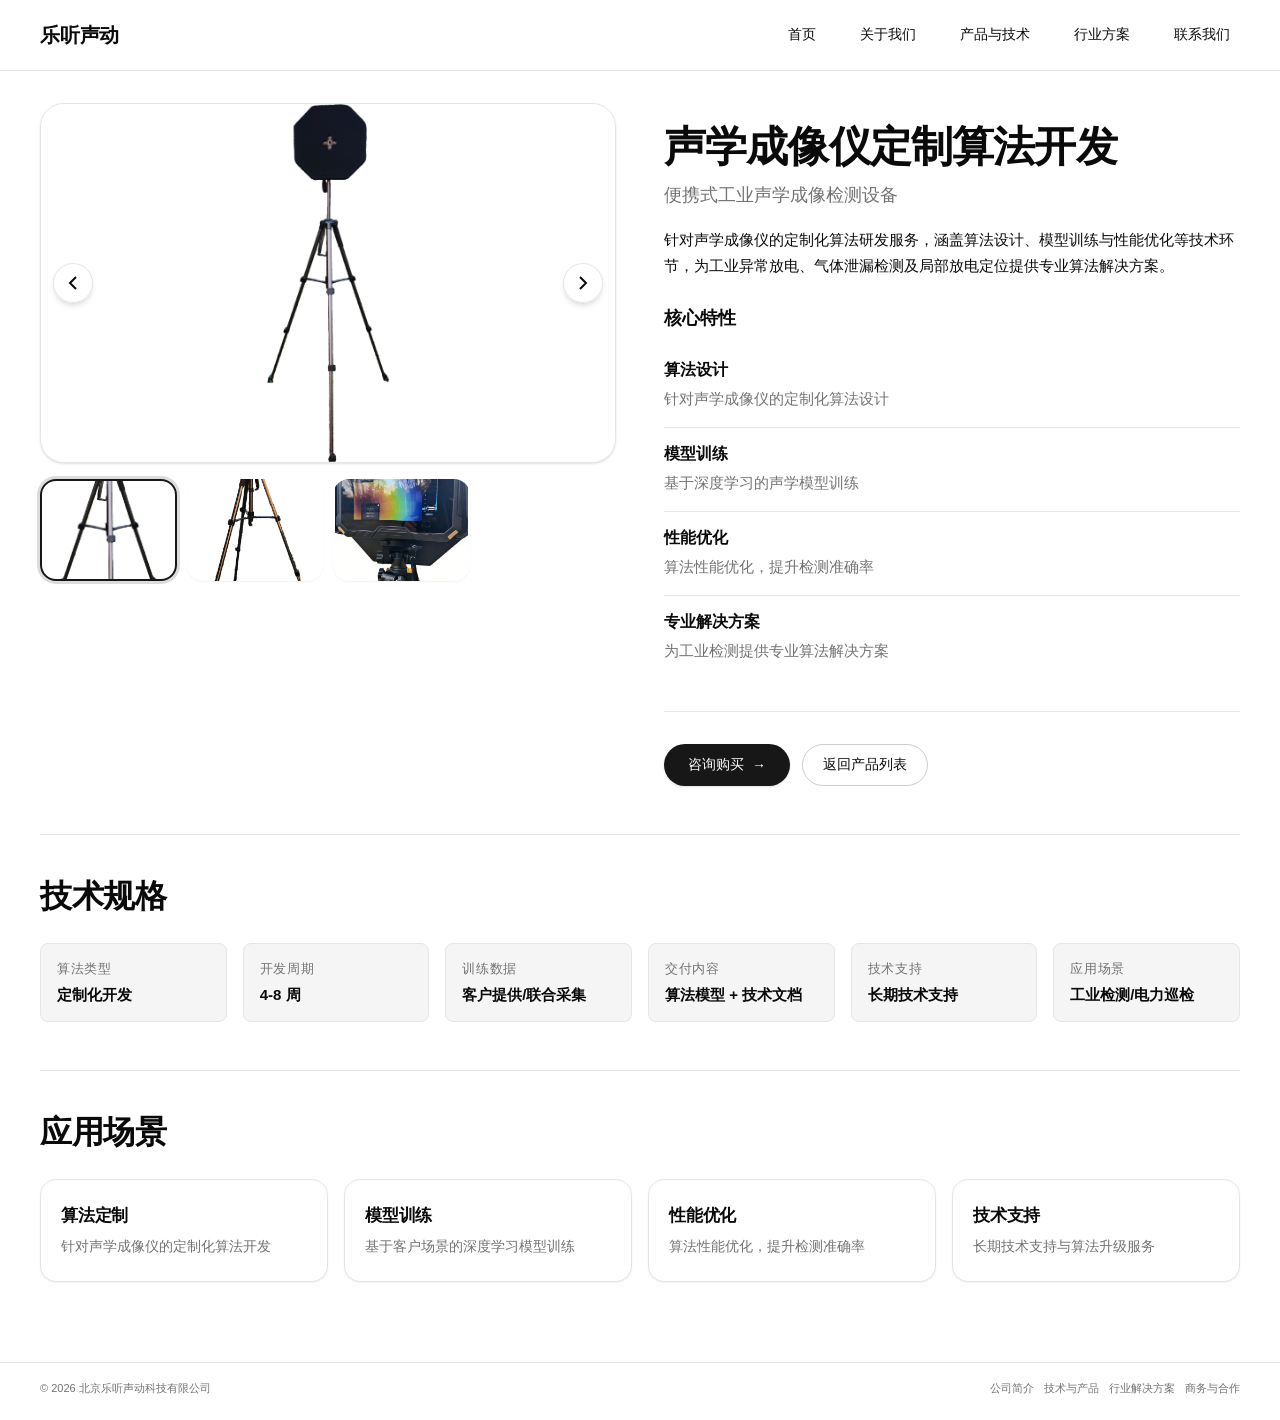
<file: product-imager.html>
<!DOCTYPE html>
<html lang="zh-CN">
  <head>
    <meta charset="UTF-8" />
    <meta name="viewport" content="width=device-width, initial-scale=1.0" />
    <title>声学成像仪定制算法开发 - 产品详情 | 乐听声动</title>
    <link rel="stylesheet" href="assets/styles.css" />
  </head>
  <body>
    <div class="page">
      <header class="site-header">
        <div class="header-inner">
          <a href="index.html" class="site-logo">
            <span class="logo-text">乐听声动</span>
          </a>
          <nav class="site-nav">
            <a href="index.html">首页</a>
            <a href="about.html">关于我们</a>
            <a href="products.html">产品与技术</a>
            <a href="solutions.html">行业方案</a>
            <a href="contact.html">联系我们</a>
          </nav>
          <button class="nav-toggle" type="button" aria-label="展开导航菜单">
            <span></span>
          </button>
        </div>
      </header>

      <main class="page-inner">
        <!-- 产品详情区域 -->
        <section class="product-detail">
          <div class="product-detail-container">
            <!-- 图片轮播区域 -->
            <div class="product-gallery">
              <div class="gallery-main">
                <div class="gallery-image" id="mainImage" style="background: url('assets/images/imager-1.png') no-repeat center center; background-size: contain; background-color: #ffffff;"></div>
                <button class="gallery-nav gallery-prev" type="button" aria-label="上一张">
                  <svg width="24" height="24" viewBox="0 0 24 24" fill="none" stroke="currentColor" stroke-width="2">
                    <path d="M15 18l-6-6 6-6"/>
                  </svg>
                </button>
                <button class="gallery-nav gallery-next" type="button" aria-label="下一张">
                  <svg width="24" height="24" viewBox="0 0 24 24" fill="none" stroke="currentColor" stroke-width="2">
                    <path d="M9 18l6-6-6-6"/>
                  </svg>
                </button>
              </div>
              <div class="gallery-thumbnails" id="thumbnails">
                <div class="thumbnail active" style="background: url('assets/images/imager-1.png') no-repeat center center; background-size: cover;" data-index="0"></div>
                <div class="thumbnail" style="background: url('assets/images/imager-2.png') no-repeat center center; background-size: cover;" data-index="1"></div>
                <div class="thumbnail" style="background: url('assets/images/imager-3.png') no-repeat center center; background-size: cover;" data-index="2"></div>
              </div>
            </div>

            <!-- 产品信息区域 -->
            <div class="product-info">
              <h1 class="product-detail-title">声学成像仪定制算法开发</h1>
              <p class="product-detail-subtitle">便携式工业声学成像检测设备</p>
              
              <div class="product-detail-desc">
                <p>针对声学成像仪的定制化算法研发服务，涵盖算法设计、模型训练与性能优化等技术环节，为工业异常放电、气体泄漏检测及局部放电定位提供专业算法解决方案。</p>
              </div>

              <div class="product-specs">
                <h3 class="specs-title">核心特性</h3>
                <ul class="specs-list">
                  <li>
                    <div class="spec-content">
                      <strong>算法设计</strong>
                      <p>针对声学成像仪的定制化算法设计</p>
                    </div>
                  </li>
                  <li>
                    <div class="spec-content">
                      <strong>模型训练</strong>
                      <p>基于深度学习的声学模型训练</p>
                    </div>
                  </li>
                  <li>
                    <div class="spec-content">
                      <strong>性能优化</strong>
                      <p>算法性能优化，提升检测准确率</p>
                    </div>
                  </li>
                  <li>
                    <div class="spec-content">
                      <strong>专业解决方案</strong>
                      <p>为工业检测提供专业算法解决方案</p>
                    </div>
                  </li>
                </ul>
              </div>

              <div class="product-actions">
                <a href="contact.html" class="btn-primary btn-large">
                  咨询购买
                  <span>→</span>
                </a>
                <a href="products.html" class="btn-ghost btn-large">
                  返回产品列表
                </a>
              </div>
            </div>
          </div>

          <!-- 技术参数 -->
          <div class="product-tech-specs">
            <h2 class="section-title">技术规格</h2>
            <div class="tech-specs-grid">
              <div class="tech-spec-item">
                <span class="tech-spec-label">算法类型</span>
                <span class="tech-spec-value">定制化开发</span>
              </div>
              <div class="tech-spec-item">
                <span class="tech-spec-label">开发周期</span>
                <span class="tech-spec-value">4-8 周</span>
              </div>
              <div class="tech-spec-item">
                <span class="tech-spec-label">训练数据</span>
                <span class="tech-spec-value">客户提供/联合采集</span>
              </div>
              <div class="tech-spec-item">
                <span class="tech-spec-label">交付内容</span>
                <span class="tech-spec-value">算法模型 + 技术文档</span>
              </div>
              <div class="tech-spec-item">
                <span class="tech-spec-label">技术支持</span>
                <span class="tech-spec-value">长期技术支持</span>
              </div>
              <div class="tech-spec-item">
                <span class="tech-spec-label">应用场景</span>
                <span class="tech-spec-value">工业检测/电力巡检</span>
              </div>
            </div>
          </div>

          <!-- 应用场景 -->
          <div class="product-applications">
            <h2 class="section-title">应用场景</h2>
            <div class="application-grid">
              <div class="application-card">
                <h3>算法定制</h3>
                <p>针对声学成像仪的定制化算法开发</p>
              </div>
              <div class="application-card">
                <h3>模型训练</h3>
                <p>基于客户场景的深度学习模型训练</p>
              </div>
              <div class="application-card">
                <h3>性能优化</h3>
                <p>算法性能优化，提升检测准确率</p>
              </div>
              <div class="application-card">
                <h3>技术支持</h3>
                <p>长期技术支持与算法升级服务</p>
              </div>
            </div>
          </div>
        </section>
      </main>

      <footer class="footer">
        <div>© <span id="year-span">2025</span> 北京乐听声动科技有限公司</div>
        <div class="footer-links">
          <a href="about.html">公司简介</a>
          <a href="products.html">技术与产品</a>
          <a href="solutions.html">行业解决方案</a>
          <a href="contact.html">商务与合作</a>
        </div>
      </footer>
    </div>

    <script src="assets/main.js"></script>
    <script>
      // 导航栏交互
      document.addEventListener('DOMContentLoaded', function() {
        const navToggle = document.querySelector('.nav-toggle');
        const siteNav = document.querySelector('.site-nav');
        
        // 移动端导航切换
        if (navToggle && siteNav) {
          navToggle.addEventListener('click', () => {
            siteNav.classList.toggle('active');
            navToggle.classList.toggle('active');
          });
          
          // 点击导航项后关闭菜单
          const navLinks = siteNav.querySelectorAll('a');
          navLinks.forEach(link => {
            link.addEventListener('click', () => {
              siteNav.classList.remove('active');
              navToggle.classList.remove('active');
            });
          });
        }
        
        // 当前页面导航项高亮
        const currentPage = window.location.pathname.split('/').pop() || 'product-imager.html';
        const navLinks = document.querySelectorAll('.site-nav a');
        navLinks.forEach(link => {
          const href = link.getAttribute('href');
          if (href === currentPage) {
            link.classList.add('active');
          }
        });
      });
      
      // 产品图片轮播
      document.addEventListener('DOMContentLoaded', function() {
        const mainImage = document.getElementById('mainImage');
        const thumbnails = document.querySelectorAll('.thumbnail');
        const prevBtn = document.querySelector('.gallery-prev');
        const nextBtn = document.querySelector('.gallery-next');
        
        let currentIndex = 0;
        const totalImages = thumbnails.length;
        
        // 所有缩略图使用不同图片
        const images = [
          'assets/images/imager-1.png',
          'assets/images/imager-2.png',
          'assets/images/imager-3.png'
        ];
        
        function updateGallery(index) {
          // 更新主图
          mainImage.style.backgroundImage = `url('${images[index]}')`;
          
          // 更新缩略图激活状态
          thumbnails.forEach((thumb, i) => {
            thumb.classList.toggle('active', i === index);
          });
          
          currentIndex = index;
        }
        
        // 点击缩略图
        thumbnails.forEach((thumb, index) => {
          thumb.addEventListener('click', () => {
            updateGallery(index);
          });
        });
        
        // 上一张
        prevBtn.addEventListener('click', () => {
          const newIndex = (currentIndex - 1 + totalImages) % totalImages;
          updateGallery(newIndex);
        });
        
        // 下一张
        nextBtn.addEventListener('click', () => {
          const newIndex = (currentIndex + 1) % totalImages;
          updateGallery(newIndex);
        });
        
        // 键盘导航
        document.addEventListener('keydown', (e) => {
          if (e.key === 'ArrowLeft') {
            const newIndex = (currentIndex - 1 + totalImages) % totalImages;
            updateGallery(newIndex);
          } else if (e.key === 'ArrowRight') {
            const newIndex = (currentIndex + 1) % totalImages;
            updateGallery(newIndex);
          }
        });
      });
      
      // 更新页脚年份
      document.getElementById("year-span").textContent = new Date().getFullYear();
    </script>
  </body>
</html>
</file>
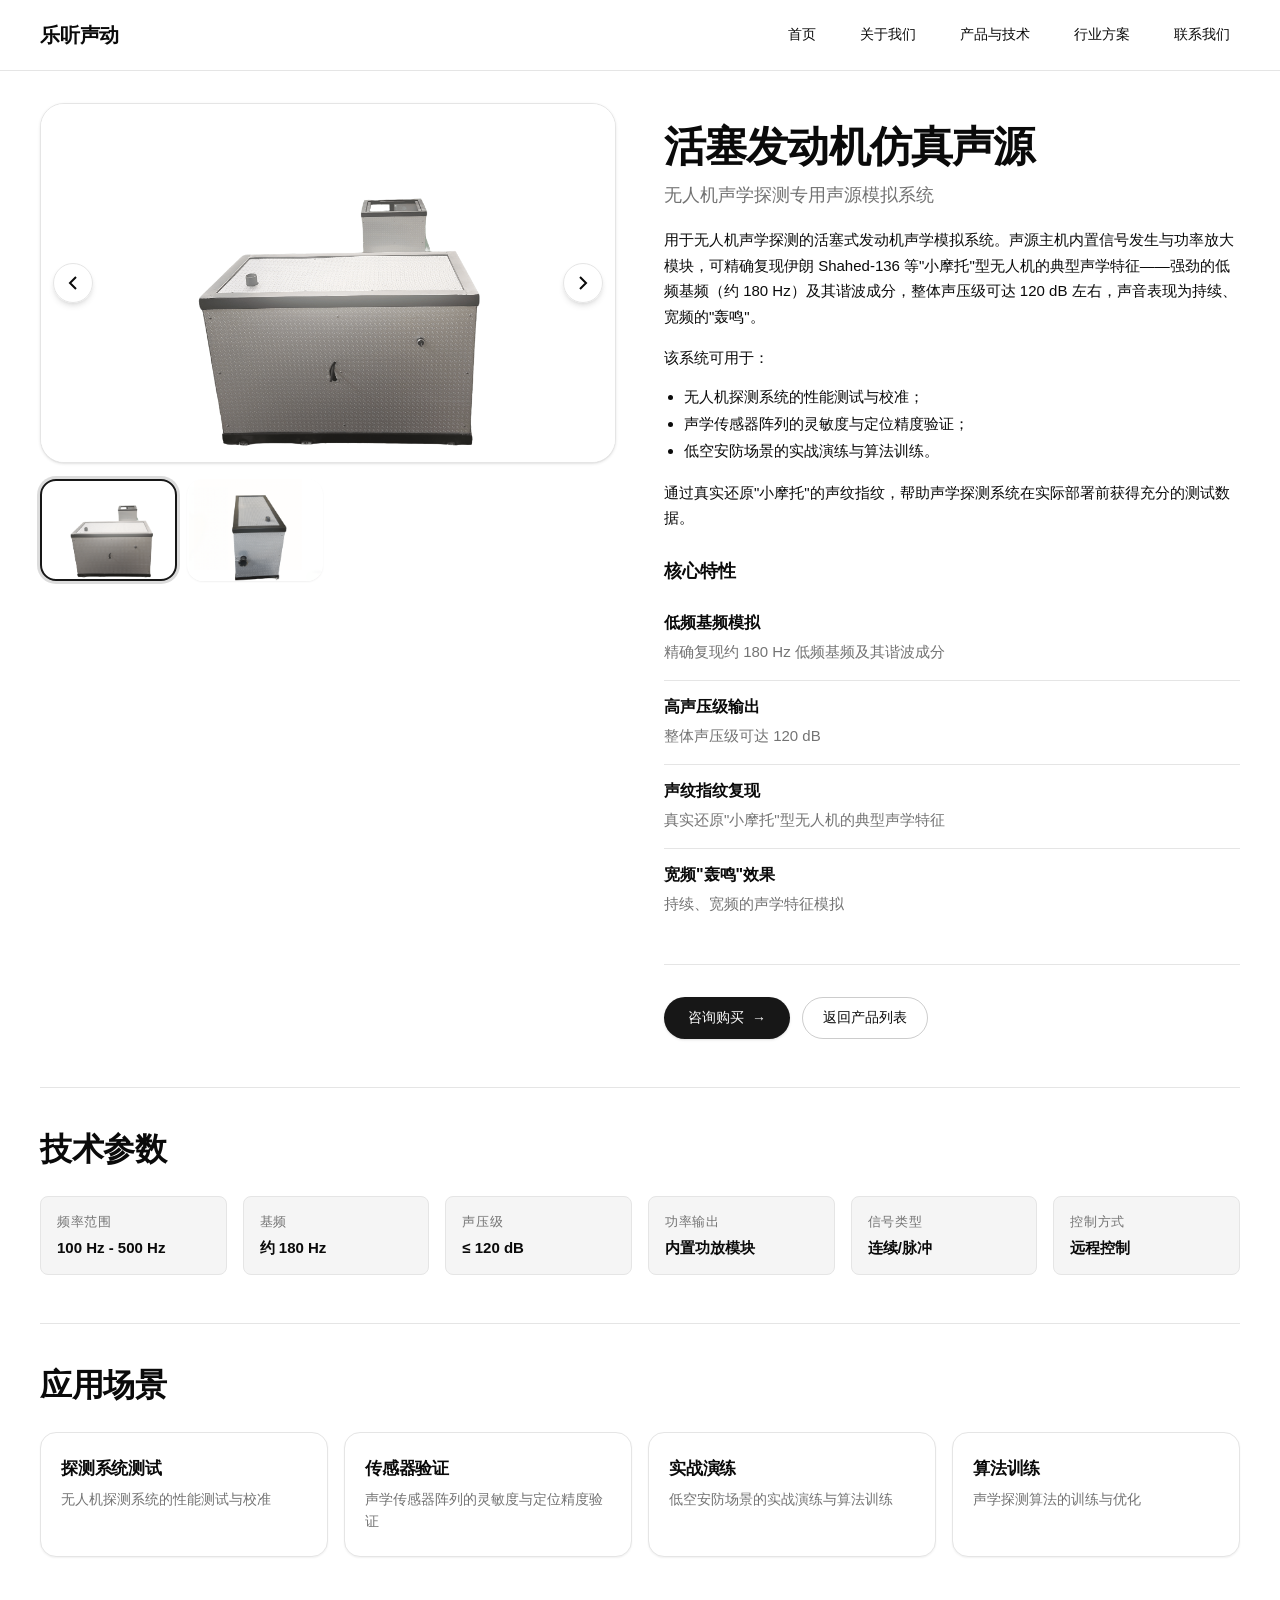
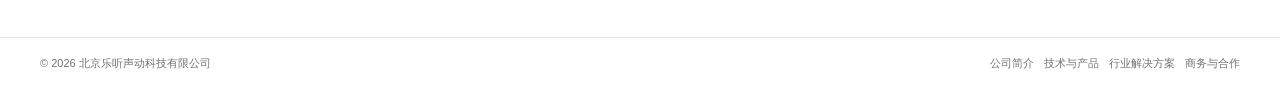
<file: product-piston.html>
<!DOCTYPE html>
<html lang="zh-CN">
  <head>
    <meta charset="UTF-8" />
    <meta name="viewport" content="width=device-width, initial-scale=1.0" />
    <title>活塞发动机仿真声源 - 产品详情 | 乐听声动</title>
    <link rel="stylesheet" href="assets/styles.css" />
  </head>
  <body>
    <div class="page">
      <header class="site-header">
        <div class="header-inner">
          <a href="index.html" class="site-logo">
            <span class="logo-text">乐听声动</span>
          </a>
          <nav class="site-nav">
            <a href="index.html">首页</a>
            <a href="about.html">关于我们</a>
            <a href="products.html">产品与技术</a>
            <a href="solutions.html">行业方案</a>
            <a href="contact.html">联系我们</a>
          </nav>
          <button class="nav-toggle" type="button" aria-label="展开导航菜单">
            <span></span>
          </button>
        </div>
      </header>

      <main class="page-inner">
        <!-- 产品详情区域 -->
        <section class="product-detail">
          <div class="product-detail-container">
            <!-- 图片轮播区域 -->
            <div class="product-gallery">
              <div class="gallery-main">
                <div class="gallery-image" id="mainImage" style="background: url('assets/images/piston-engine-1.png') no-repeat center center; background-size: contain; background-color: #ffffff;"></div>
                <button class="gallery-nav gallery-prev" type="button" aria-label="上一张">
                  <svg width="24" height="24" viewBox="0 0 24 24" fill="none" stroke="currentColor" stroke-width="2">
                    <path d="M15 18l-6-6 6-6"/>
                  </svg>
                </button>
                <button class="gallery-nav gallery-next" type="button" aria-label="下一张">
                  <svg width="24" height="24" viewBox="0 0 24 24" fill="none" stroke="currentColor" stroke-width="2">
                    <path d="M9 18l6-6-6-6"/>
                  </svg>
                </button>
              </div>
              <div class="gallery-thumbnails" id="thumbnails">
                <div class="thumbnail active" style="background: url('assets/images/piston-engine-1.png') no-repeat center center; background-size: cover;" data-index="0"></div>
                <div class="thumbnail" style="background: url('assets/images/piston-engine-2.png') no-repeat center center; background-size: cover;" data-index="1"></div>
              </div>
            </div>

            <!-- 产品信息区域 -->
            <div class="product-info">
              <h1 class="product-detail-title">活塞发动机仿真声源</h1>
              <p class="product-detail-subtitle">无人机声学探测专用声源模拟系统</p>
              
              <div class="product-detail-desc">
                <p>用于无人机声学探测的活塞式发动机声学模拟系统。声源主机内置信号发生与功率放大模块，可精确复现伊朗 Shahed-136 等"小摩托"型无人机的典型声学特征——强劲的低频基频（约 180 Hz）及其谐波成分，整体声压级可达 120 dB 左右，声音表现为持续、宽频的"轰鸣"。</p>
                <p style="margin-top: 16px;">该系统可用于：</p>
                <ul style="margin-top: 12px; padding-left: 20px; line-height: 1.8;">
                  <li>无人机探测系统的性能测试与校准；</li>
                  <li>声学传感器阵列的灵敏度与定位精度验证；</li>
                  <li>低空安防场景的实战演练与算法训练。</li>
                </ul>
                <p style="margin-top: 16px;">通过真实还原"小摩托"的声纹指纹，帮助声学探测系统在实际部署前获得充分的测试数据。</p>
              </div>

              <div class="product-specs">
                <h3 class="specs-title">核心特性</h3>
                <ul class="specs-list">
                  <li>
                    <div class="spec-content">
                      <strong>低频基频模拟</strong>
                      <p>精确复现约 180 Hz 低频基频及其谐波成分</p>
                    </div>
                  </li>
                  <li>
                    <div class="spec-content">
                      <strong>高声压级输出</strong>
                      <p>整体声压级可达 120 dB</p>
                    </div>
                  </li>
                  <li>
                    <div class="spec-content">
                      <strong>声纹指纹复现</strong>
                      <p>真实还原"小摩托"型无人机的典型声学特征</p>
                    </div>
                  </li>
                  <li>
                    <div class="spec-content">
                      <strong>宽频"轰鸣"效果</strong>
                      <p>持续、宽频的声学特征模拟</p>
                    </div>
                  </li>
                </ul>
              </div>

              <div class="product-actions">
                <a href="contact.html" class="btn-primary btn-large">
                  咨询购买
                  <span>→</span>
                </a>
                <a href="products.html" class="btn-ghost btn-large">
                  返回产品列表
                </a>
              </div>
            </div>
          </div>

          <!-- 技术参数 -->
          <div class="product-tech-specs">
            <h2 class="section-title">技术参数</h2>
            <div class="tech-specs-grid">
              <div class="tech-spec-item">
                <span class="tech-spec-label">频率范围</span>
                <span class="tech-spec-value">100 Hz - 500 Hz</span>
              </div>
              <div class="tech-spec-item">
                <span class="tech-spec-label">基频</span>
                <span class="tech-spec-value">约 180 Hz</span>
              </div>
              <div class="tech-spec-item">
                <span class="tech-spec-label">声压级</span>
                <span class="tech-spec-value">≤ 120 dB</span>
              </div>
              <div class="tech-spec-item">
                <span class="tech-spec-label">功率输出</span>
                <span class="tech-spec-value">内置功放模块</span>
              </div>
              <div class="tech-spec-item">
                <span class="tech-spec-label">信号类型</span>
                <span class="tech-spec-value">连续/脉冲</span>
              </div>
              <div class="tech-spec-item">
                <span class="tech-spec-label">控制方式</span>
                <span class="tech-spec-value">远程控制</span>
              </div>
            </div>
          </div>

          <!-- 应用场景 -->
          <div class="product-applications">
            <h2 class="section-title">应用场景</h2>
            <div class="application-grid">
              <div class="application-card">
                <h3>探测系统测试</h3>
                <p>无人机探测系统的性能测试与校准</p>
              </div>
              <div class="application-card">
                <h3>传感器验证</h3>
                <p>声学传感器阵列的灵敏度与定位精度验证</p>
              </div>
              <div class="application-card">
                <h3>实战演练</h3>
                <p>低空安防场景的实战演练与算法训练</p>
              </div>
              <div class="application-card">
                <h3>算法训练</h3>
                <p>声学探测算法的训练与优化</p>
              </div>
            </div>
          </div>
        </section>
      </main>

      <footer class="footer">
        <div>© <span id="year-span">2025</span> 北京乐听声动科技有限公司</div>
        <div class="footer-links">
          <a href="about.html">公司简介</a>
          <a href="products.html">技术与产品</a>
          <a href="solutions.html">行业解决方案</a>
          <a href="contact.html">商务与合作</a>
        </div>
      </footer>
    </div>

    <script src="assets/main.js"></script>
    <script>
      // 导航栏交互
      document.addEventListener('DOMContentLoaded', function() {
        const navToggle = document.querySelector('.nav-toggle');
        const siteNav = document.querySelector('.site-nav');
        
        if (navToggle && siteNav) {
          navToggle.addEventListener('click', () => {
            siteNav.classList.toggle('active');
            navToggle.classList.toggle('active');
          });
          
          const navLinks = siteNav.querySelectorAll('a');
          navLinks.forEach(link => {
            link.addEventListener('click', () => {
              siteNav.classList.remove('active');
              navToggle.classList.remove('active');
            });
          });
        }
        
        const currentPage = window.location.pathname.split('/').pop() || 'product-piston.html';
        const navLinks = document.querySelectorAll('.site-nav a');
        navLinks.forEach(link => {
          const href = link.getAttribute('href');
          if (href === currentPage) {
            link.classList.add('active');
          }
        });
      });
      
      // 产品图片轮播
      document.addEventListener('DOMContentLoaded', function() {
        const mainImage = document.getElementById('mainImage');
        const thumbnails = document.querySelectorAll('.thumbnail');
        const prevBtn = document.querySelector('.gallery-prev');
        const nextBtn = document.querySelector('.gallery-next');
        
        let currentIndex = 0;
        const totalImages = thumbnails.length;
        const images = [
          'assets/images/piston-engine-1.png',
          'assets/images/piston-engine-2.png'
        ];
        
        if (thumbnails.length > 0) {
          thumbnails.forEach((thumb, index) => {
            thumb.addEventListener('click', () => {
              currentIndex = index;
              updateImage();
            });
          });
        }
        
        if (prevBtn && nextBtn) {
          prevBtn.addEventListener('click', () => {
            currentIndex = (currentIndex - 1 + totalImages) % totalImages;
            updateImage();
          });
          
          nextBtn.addEventListener('click', () => {
            currentIndex = (currentIndex + 1) % totalImages;
            updateImage();
          });
        }
        
        function updateImage() {
          if (mainImage && images[currentIndex]) {
            mainImage.style.backgroundImage = `url('${images[currentIndex]}')`;
          }
          thumbnails.forEach((thumb, index) => {
            thumb.classList.toggle('active', index === currentIndex);
          });
        }
      });
      
      // 更新页脚年份
      document.getElementById("year-span").textContent = new Date().getFullYear();
    </script>
  </body>
</html>
</file>
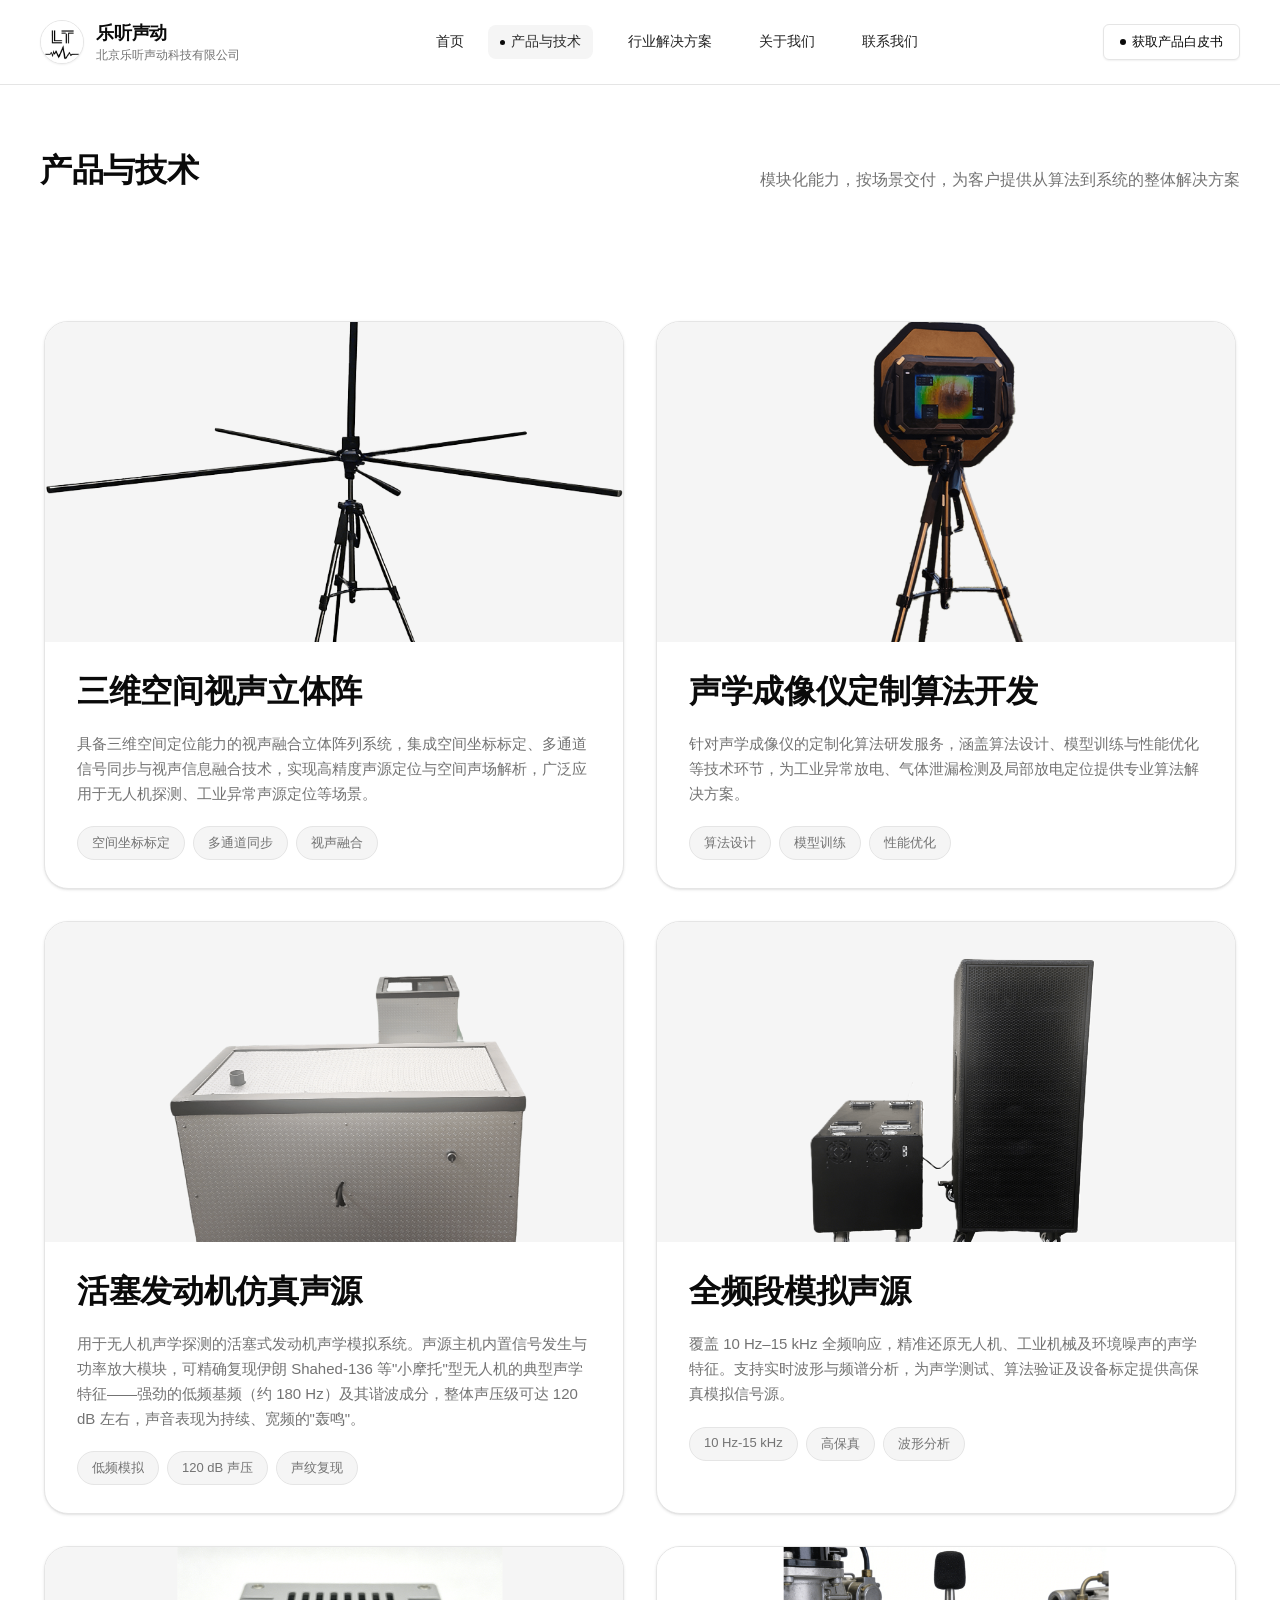
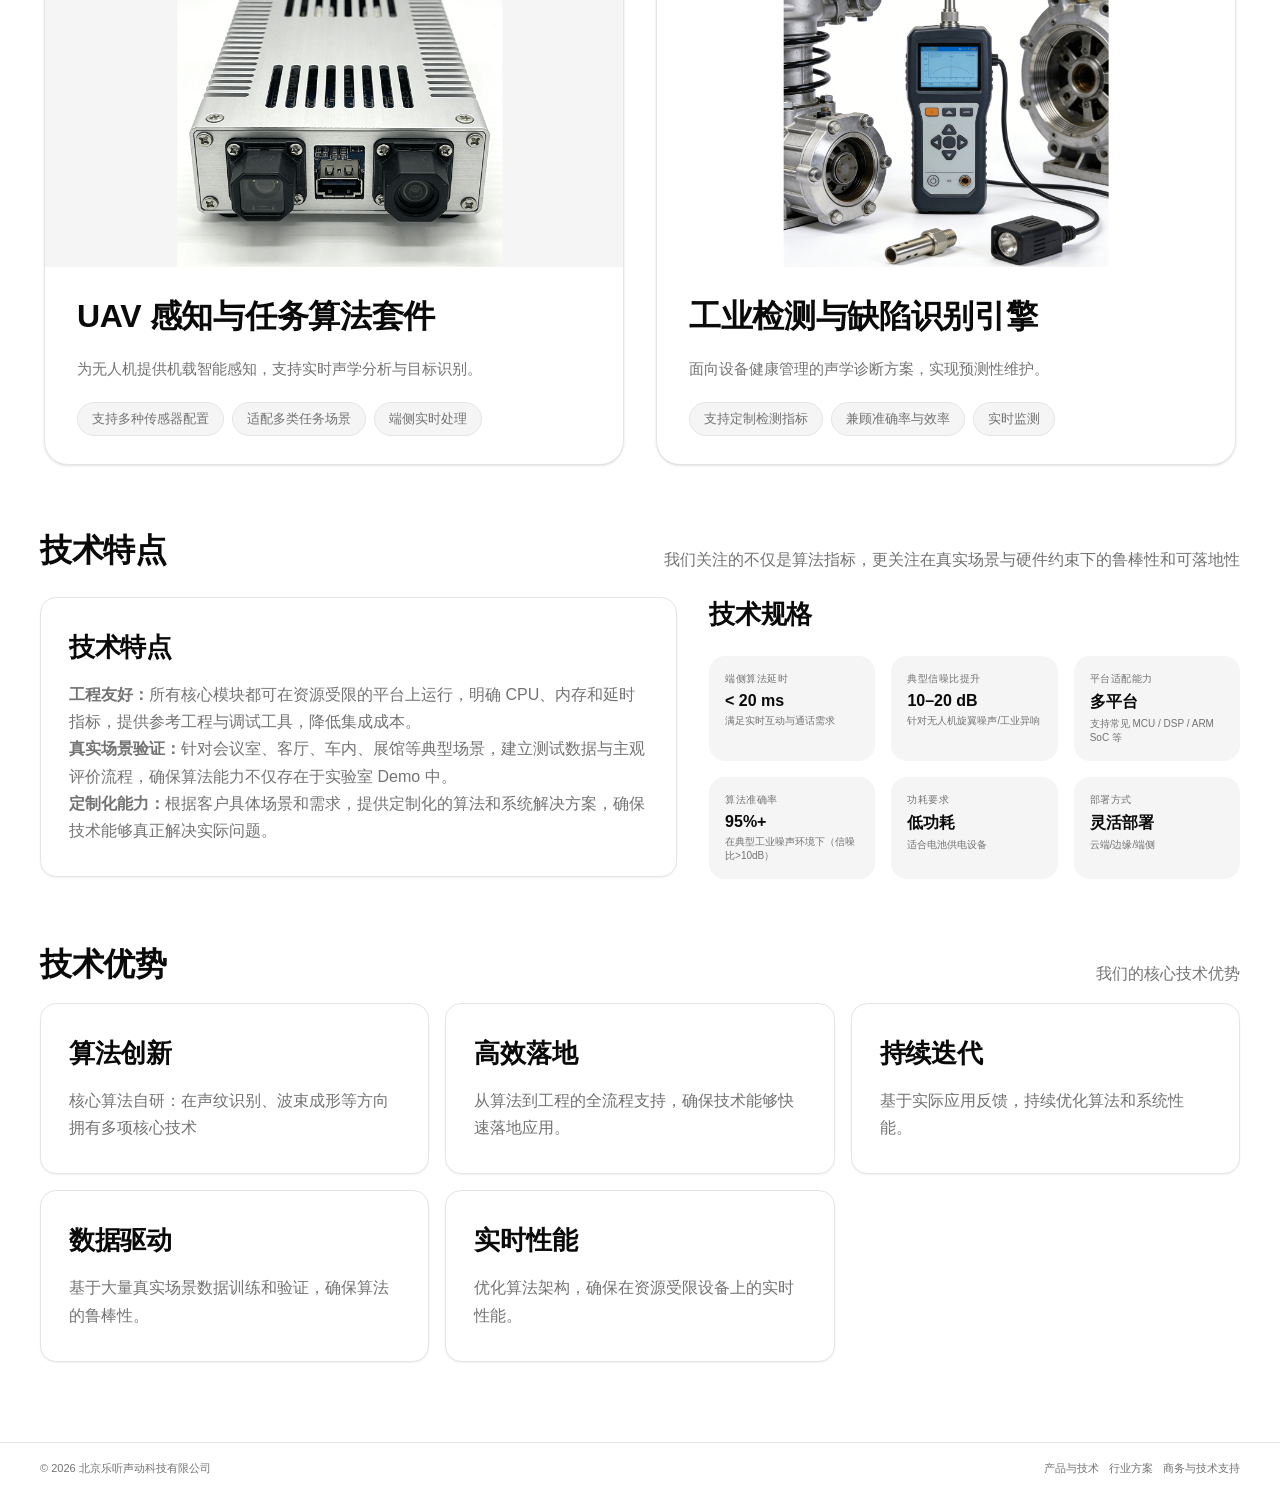
<file: products.html>
<!DOCTYPE html>
<html lang="zh-CN">
  <head>
    <meta charset="UTF-8" />
    <meta
      name="viewport"
      content="width=device-width, initial-scale=1, maximum-scale=1"
    />
    <title>产品与技术 | 北京乐听声动科技有限公司</title>
    <meta
      name="description"
      content="北京乐听声动科技有限公司在算法、UAV、工业检测、AI 声学方向的产品与核心技术能力介绍。"
    />
    <link rel="stylesheet" href="assets/styles.css" />
  </head>
  <body class="page">
    <header class="navbar">
      <div class="navbar-inner">
        <a href="index.html" class="brand" aria-label="北京乐听声动科技有限公司">
          <div class="brand-logo">
            <!-- 将公司 logo 文件命名为 logo.jpg 并放在 assets 目录下即可替换此位置 -->
            <img src="assets/logo.jpg" alt="北京乐听声动科技有限公司 Logo" />
          </div>
          <div>
            <div class="brand-text-main">乐听声动</div>
            <div class="brand-text-sub">北京乐听声动科技有限公司</div>
          </div>
        </a>
        <nav class="nav-links" aria-label="主导航">
          <a class="nav-link" href="index.html">
            <span class="dot"></span>
            <span class="label">首页</span>
          </a>
          <a class="nav-link" href="products.html">
            <span class="dot"></span>
            <span class="label">产品与技术</span>
          </a>
          <a class="nav-link" href="solutions.html">
            <span class="dot"></span>
            <span class="label">行业解决方案</span>
          </a>
          <a class="nav-link" href="about.html">
            <span class="dot"></span>
            <span class="label">关于我们</span>
          </a>
          <a class="nav-link" href="contact.html">
            <span class="dot"></span>
            <span class="label">联系我们</span>
          </a>
        </nav>
        <a class="nav-cta" href="contact.html">
          <span class="dot"></span>
          <span>获取产品白皮书</span>
        </a>
        <button class="nav-toggle" type="button" aria-label="展开导航菜单">
          <span></span>
        </button>
      </div>
    </header>

    <main class="page-inner">
      <!-- 页面头部 -->
      <section class="section">
        <div class="section-header">
          <h1 class="section-title">产品与技术</h1>
          <span class="section-badge">模块化能力，按场景交付，为客户提供从算法到系统的整体解决方案</span>
        </div>
      </section>

      <!-- 产品展示 -->
      <section class="section">
        <div class="product-grid">
          <div class="product-card">
            <a href="product-detail.html" class="product-card-link">
              <div class="product-image" data-src="assets/images/xyz-array.png"></div>
              <h3 class="product-title">三维空间视声立体阵</h3>
              <p class="product-desc">具备三维空间定位能力的视声融合立体阵列系统，集成空间坐标标定、多通道信号同步与视声信息融合技术，实现高精度声源定位与空间声场解析，广泛应用于无人机探测、工业异常声源定位等场景。</p>
              <div class="product-features">
                <span class="pill">空间坐标标定</span>
                <span class="pill">多通道同步</span>
                <span class="pill">视声融合</span>
              </div>
            </a>
          </div>
          <div class="product-card">
            <a href="product-imager.html" class="product-card-link">
              <div class="product-image" data-src="assets/images/imager.png"></div>
              <h3 class="product-title">声学成像仪定制算法开发</h3>
              <p class="product-desc">针对声学成像仪的定制化算法研发服务，涵盖算法设计、模型训练与性能优化等技术环节，为工业异常放电、气体泄漏检测及局部放电定位提供专业算法解决方案。</p>
              <div class="product-features">
                <span class="pill">算法设计</span>
                <span class="pill">模型训练</span>
                <span class="pill">性能优化</span>
              </div>
            </a>
          </div>
          <div class="product-card">
            <a href="product-piston.html" class="product-card-link">
              <div class="product-image" data-src="assets/images/piston-engine.png"></div>
              <h3 class="product-title">活塞发动机仿真声源</h3>
              <p class="product-desc">用于无人机声学探测的活塞式发动机声学模拟系统。声源主机内置信号发生与功率放大模块，可精确复现伊朗 Shahed-136 等"小摩托"型无人机的典型声学特征——强劲的低频基频（约 180 Hz）及其谐波成分，整体声压级可达 120 dB 左右，声音表现为持续、宽频的"轰鸣"。</p>
              <div class="product-features">
                <span class="pill">低频模拟</span>
                <span class="pill">120 dB 声压</span>
                <span class="pill">声纹复现</span>
              </div>
            </a>
          </div>
          <div class="product-card">
            <a href="product-fullrange.html" class="product-card-link">
              <div class="product-image" data-src="assets/images/fullrange-source.png"></div>
              <h3 class="product-title">全频段模拟声源</h3>
              <p class="product-desc">覆盖 10 Hz–15 kHz 全频响应，精准还原无人机、工业机械及环境噪声的声学特征。支持实时波形与频谱分析，为声学测试、算法验证及设备标定提供高保真模拟信号源。</p>
              <div class="product-features">
                <span class="pill">10 Hz-15 kHz</span>
                <span class="pill">高保真</span>
                <span class="pill">波形分析</span>
              </div>
            </a>
          </div>
          <div class="product-card">
            <div class="product-image" data-src="assets/images/uav-perception.png"></div>
            <h3 class="product-title">UAV 感知与任务算法套件</h3>
            <p class="product-desc">为无人机提供机载智能感知，支持实时声学分析与目标识别。</p>
            <div class="product-features">
              <span class="pill">支持多种传感器配置</span>
              <span class="pill">适配多类任务场景</span>
              <span class="pill">端侧实时处理</span>
            </div>
          </div>
          <div class="product-card">
            <div class="product-image" data-src="assets/images/industrial-detection.png"></div>
            <h3 class="product-title">工业检测与缺陷识别引擎</h3>
            <p class="product-desc">面向设备健康管理的声学诊断方案，实现预测性维护。</p>
            <div class="product-features">
              <span class="pill">支持定制检测指标</span>
              <span class="pill">兼顾准确率与效率</span>
              <span class="pill">实时监测</span>
            </div>
          </div>
        </div>
      </section>

      <!-- 技术特点 -->
      <section class="section">
        <div class="section-header">
          <h2 class="section-title">技术特点</h2>
          <span class="section-badge">我们关注的不仅是算法指标，更关注在真实场景与硬件约束下的鲁棒性和可落地性</span>
        </div>

        <div class="two-col">
          <div>
            <div class="feature-card">
              <h3 class="feature-title">技术特点</h3>
              <p class="feature-desc">
                <strong>工程友好：</strong>所有核心模块都可在资源受限的平台上运行，明确 CPU、内存和延时指标，提供参考工程与调试工具，降低集成成本。
              </p>
              <p class="feature-desc">
                <strong>真实场景验证：</strong>针对会议室、客厅、车内、展馆等典型场景，建立测试数据与主观评价流程，确保算法能力不仅存在于实验室 Demo 中。
              </p>
              <p class="feature-desc">
                <strong>定制化能力：</strong>根据客户具体场景和需求，提供定制化的算法和系统解决方案，确保技术能够真正解决实际问题。
              </p>
            </div>
          </div>

          <div>
            <div class="tech-specs">
              <h3 class="feature-title">技术规格</h3>
              <div class="kpi-grid" style="margin-top: 24px;">
                <div class="kpi-card">
                  <div class="kpi-label">端侧算法延时</div>
                  <div class="kpi-value">&lt; 20 ms</div>
                  <div class="kpi-extra">满足实时互动与通话需求</div>
                </div>
                <div class="kpi-card">
                  <div class="kpi-label">典型信噪比提升</div>
                  <div class="kpi-value">10–20 dB</div>
                  <div class="kpi-extra">针对无人机旋翼噪声/工业异响</div>
                </div>
                <div class="kpi-card">
                  <div class="kpi-label">平台适配能力</div>
                  <div class="kpi-value">多平台</div>
                  <div class="kpi-extra">支持常见 MCU / DSP / ARM SoC 等</div>
                </div>
                <div class="kpi-card">
                  <div class="kpi-label">算法准确率</div>
                  <div class="kpi-value">95%+</div>
                  <div class="kpi-extra">在典型工业噪声环境下（信噪比>10dB）</div>
                </div>
                <div class="kpi-card">
                  <div class="kpi-label">功耗要求</div>
                  <div class="kpi-value">低功耗</div>
                  <div class="kpi-extra">适合电池供电设备</div>
                </div>
                <div class="kpi-card">
                  <div class="kpi-label">部署方式</div>
                  <div class="kpi-value">灵活部署</div>
                  <div class="kpi-extra">云端/边缘/端侧</div>
                </div>
              </div>
            </div>
          </div>
        </div>
      </section>

      <!-- 技术优势 -->
      <section class="section">
        <div class="section-header">
          <h2 class="section-title">技术优势</h2>
          <span class="section-badge">我们的核心技术优势</span>
        </div>

        <div class="feature-grid">
          <article class="feature-card">
            <h3 class="feature-title">算法创新</h3>
            <p class="feature-desc">核心算法自研：在声纹识别、波束成形等方向拥有多项核心技术</p>
          </article>
          <article class="feature-card">
            <h3 class="feature-title">高效落地</h3>
            <p class="feature-desc">从算法到工程的全流程支持，确保技术能够快速落地应用。</p>
          </article>
          <article class="feature-card">
            <h3 class="feature-title">持续迭代</h3>
            <p class="feature-desc">基于实际应用反馈，持续优化算法和系统性能。</p>
          </article>
          <article class="feature-card">
            <h3 class="feature-title">数据驱动</h3>
            <p class="feature-desc">基于大量真实场景数据训练和验证，确保算法的鲁棒性。</p>
          </article>
          <article class="feature-card">
            <h3 class="feature-title">实时性能</h3>
            <p class="feature-desc">优化算法架构，确保在资源受限设备上的实时性能。</p>
          </article>
        </div>
      </section>
    </main>

    <footer class="footer">
      <div>© <span id="year-span">2024</span> 北京乐听声动科技有限公司</div>
      <div class="footer-links">
        <a href="products.html">产品与技术</a>
        <a href="solutions.html">行业方案</a>
        <a href="contact.html">商务与技术支持</a>
      </div>
    </footer>

    <script src="assets/main.js" defer></script>
    <script>
      document.getElementById("year-span").textContent =
        new Date().getFullYear();
    </script>
  </body>
</html>
</file>
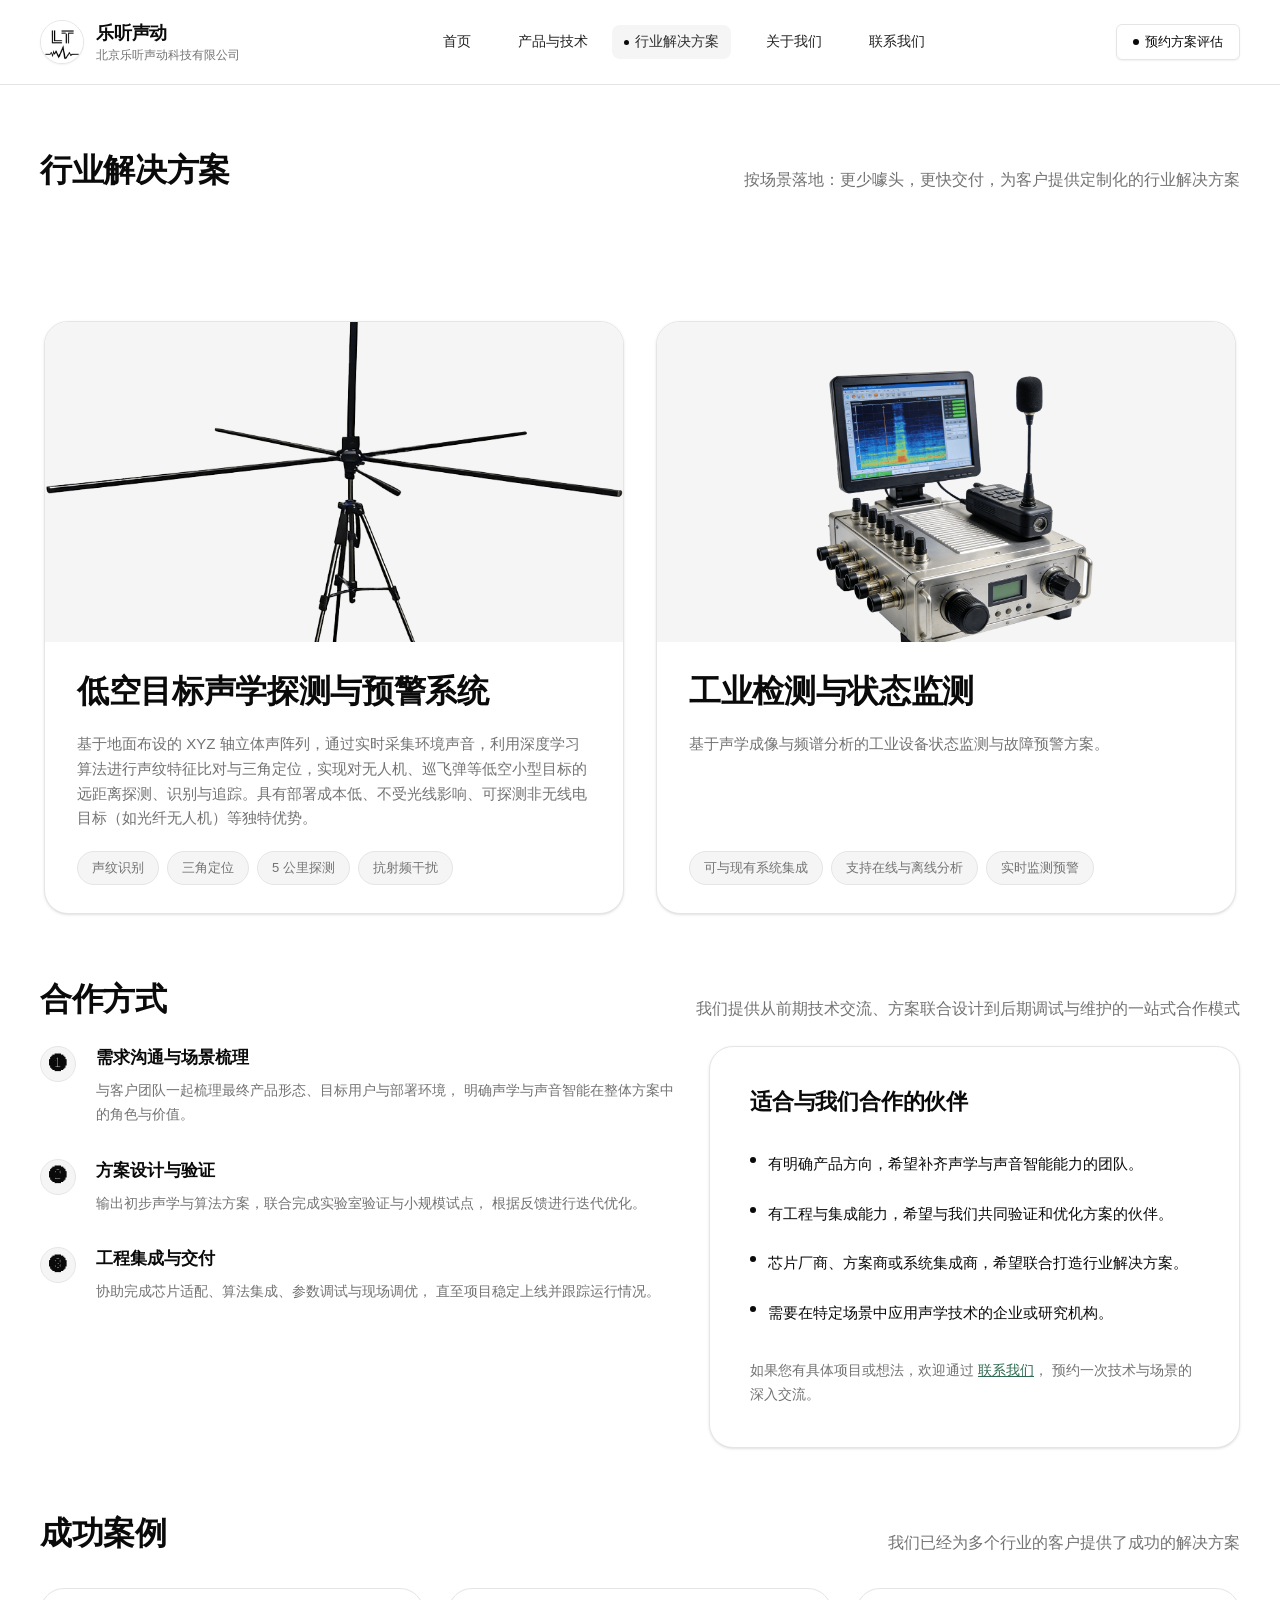
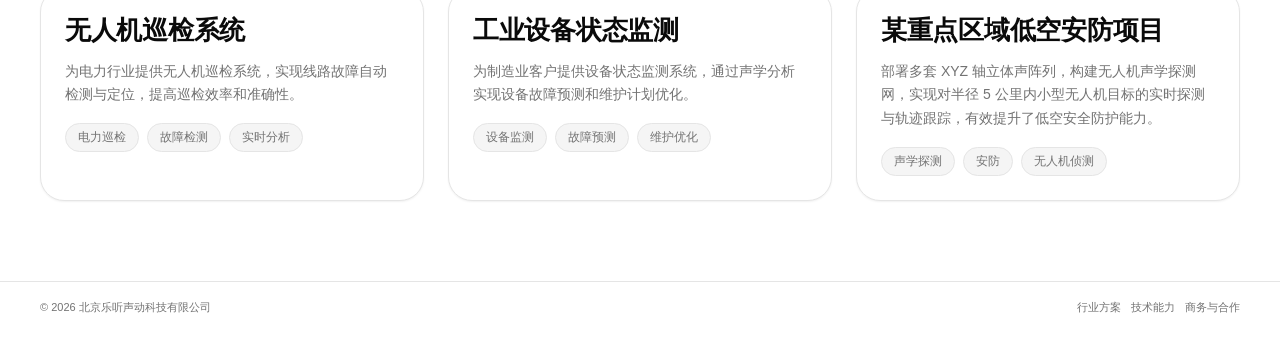
<file: solutions.html>
<!DOCTYPE html>
<html lang="zh-CN">
  <head>
    <meta charset="UTF-8" />
    <meta
      name="viewport"
      content="width=device-width, initial-scale=1, maximum-scale=1"
    />
    <title>行业解决方案 | 北京乐听声动科技有限公司</title>
    <meta
      name="description"
      content="北京乐听声动科技有限公司在 UAV、工业检测、AI 声学等方向的行业解决方案。"
    />
    <link rel="stylesheet" href="assets/styles.css" />
  </head>
  <body class="page">
    <header class="navbar">
      <div class="navbar-inner">
        <a href="index.html" class="brand" aria-label="北京乐听声动科技有限公司">
          <div class="brand-logo">
            <!-- 将公司 logo 文件命名为 logo.jpg 并放在 assets 目录下即可替换此位置 -->
            <img src="assets/logo.jpg" alt="北京乐听声动科技有限公司 Logo" />
          </div>
          <div>
            <div class="brand-text-main">乐听声动</div>
            <div class="brand-text-sub">北京乐听声动科技有限公司</div>
          </div>
        </a>
        <nav class="nav-links" aria-label="主导航">
          <a class="nav-link" href="index.html">
            <span class="dot"></span>
            <span class="label">首页</span>
          </a>
          <a class="nav-link" href="products.html">
            <span class="dot"></span>
            <span class="label">产品与技术</span>
          </a>
          <a class="nav-link" href="solutions.html">
            <span class="dot"></span>
            <span class="label">行业解决方案</span>
          </a>
          <a class="nav-link" href="about.html">
            <span class="dot"></span>
            <span class="label">关于我们</span>
          </a>
          <a class="nav-link" href="contact.html">
            <span class="dot"></span>
            <span class="label">联系我们</span>
          </a>
        </nav>
        <a class="nav-cta" href="contact.html">
          <span class="dot"></span>
          <span>预约方案评估</span>
        </a>
        <button class="nav-toggle" type="button" aria-label="展开导航菜单">
          <span></span>
        </button>
      </div>
    </header>

    <main class="page-inner">
      <!-- 页面头部 -->
      <section class="section">
        <div class="section-header">
          <h1 class="section-title">行业解决方案</h1>
          <span class="section-badge">按场景落地：更少噱头，更快交付，为客户提供定制化的行业解决方案</span>
        </div>
      </section>

      <!-- 解决方案展示 -->
      <section class="section">
        <div class="solutions-grid">
          <div class="product-card">
            <div class="product-image" data-src="assets/images/xyz-array.png"></div>
            <h3 class="product-title">低空目标声学探测与预警系统</h3>
            <p class="product-desc">基于地面布设的 XYZ 轴立体声阵列，通过实时采集环境声音，利用深度学习算法进行声纹特征比对与三角定位，实现对无人机、巡飞弹等低空小型目标的远距离探测、识别与追踪。具有部署成本低、不受光线影响、可探测非无线电目标（如光纤无人机）等独特优势。</p>
            <div class="product-features">
              <span class="pill">声纹识别</span>
              <span class="pill">三角定位</span>
              <span class="pill">5 公里探测</span>
              <span class="pill">抗射频干扰</span>
            </div>
          </div>
          <div class="product-card">
            <div class="product-image" data-src="assets/images/acoustic-monitoring.png"></div>
            <h3 class="product-title">工业检测与状态监测</h3>
            <p class="product-desc">基于声学成像与频谱分析的工业设备状态监测与故障预警方案。</p>
            <div class="product-features">
              <span class="pill">可与现有系统集成</span>
              <span class="pill">支持在线与离线分析</span>
              <span class="pill">实时监测预警</span>
            </div>
          </div>
        </div>
      </section>

      <!-- 合作方式 -->
      <section class="section">
        <div class="section-header">
          <h2 class="section-title">合作方式</h2>
          <span class="section-badge">我们提供从前期技术交流、方案联合设计到后期调试与维护的一站式合作模式</span>
        </div>

        <div class="two-col">
          <div>
            <div class="cooperation-step">
              <div class="step-icon">❶</div>
              <div class="step-content">
                <h3 class="step-title">需求沟通与场景梳理</h3>
                <p class="step-desc">
                  与客户团队一起梳理最终产品形态、目标用户与部署环境，
                  明确声学与声音智能在整体方案中的角色与价值。
                </p>
              </div>
            </div>
            <div class="cooperation-step">
              <div class="step-icon">❷</div>
              <div class="step-content">
                <h3 class="step-title">方案设计与验证</h3>
                <p class="step-desc">
                  输出初步声学与算法方案，联合完成实验室验证与小规模试点，
                  根据反馈进行迭代优化。
                </p>
              </div>
            </div>
            <div class="cooperation-step">
              <div class="step-icon">❸</div>
              <div class="step-content">
                <h3 class="step-title">工程集成与交付</h3>
                <p class="step-desc">
                  协助完成芯片适配、算法集成、参数调试与现场调优，
                  直至项目稳定上线并跟踪运行情况。
                </p>
              </div>
            </div>
          </div>

          <div class="contact-card">
            <h3 class="feature-title" style="font-size: 22px; margin-bottom: 24px;">适合与我们合作的伙伴</h3>
            <div class="list" style="margin-top: 28px; gap: 12px;">
              <div class="list-item" style="padding: 6px 0;">
                <span class="dot"></span>
                <div style="font-size: 15px; line-height: 1.7;">有明确产品方向，希望补齐声学与声音智能能力的团队。</div>
              </div>
              <div class="list-item" style="padding: 6px 0;">
                <span class="dot"></span>
                <div style="font-size: 15px; line-height: 1.7;">有工程与集成能力，希望与我们共同验证和优化方案的伙伴。</div>
              </div>
              <div class="list-item" style="padding: 6px 0;">
                <span class="dot"></span>
                <div style="font-size: 15px; line-height: 1.7;">芯片厂商、方案商或系统集成商，希望联合打造行业解决方案。</div>
              </div>
              <div class="list-item" style="padding: 6px 0;">
                <span class="dot"></span>
                <div style="font-size: 15px; line-height: 1.7;">需要在特定场景中应用声学技术的企业或研究机构。</div>
              </div>
            </div>
            <p class="contact-note" style="margin-top: 28px; font-size: 14px; line-height: 1.7;">
              如果您有具体项目或想法，欢迎通过
              <a href="contact.html" style="color: #2D6A4F; text-decoration: underline;">联系我们</a>，
              预约一次技术与场景的深入交流。
            </p>
          </div>
        </div>
      </section>

      <!-- 成功案例 -->
      <section class="section">
        <div class="section-header">
          <h2 class="section-title">成功案例</h2>
          <span class="section-badge">我们已经为多个行业的客户提供了成功的解决方案</span>
        </div>

        <div class="case-grid">
          <div class="case-card">
            <h3 class="case-title">无人机巡检系统</h3>
            <p class="case-desc">为电力行业提供无人机巡检系统，实现线路故障自动检测与定位，提高巡检效率和准确性。</p>
            <div class="case-features">
              <span class="pill">电力巡检</span>
              <span class="pill">故障检测</span>
              <span class="pill">实时分析</span>
            </div>
          </div>
          <div class="case-card">
            <h3 class="case-title">工业设备状态监测</h3>
            <p class="case-desc">为制造业客户提供设备状态监测系统，通过声学分析实现设备故障预测和维护计划优化。</p>
            <div class="case-features">
              <span class="pill">设备监测</span>
              <span class="pill">故障预测</span>
              <span class="pill">维护优化</span>
            </div>
          </div>
          <div class="case-card">
            <h3 class="case-title">某重点区域低空安防项目</h3>
            <p class="case-desc">部署多套 XYZ 轴立体声阵列，构建无人机声学探测网，实现对半径 5 公里内小型无人机目标的实时探测与轨迹跟踪，有效提升了低空安全防护能力。</p>
            <div class="case-features">
              <span class="pill">声学探测</span>
              <span class="pill">安防</span>
              <span class="pill">无人机侦测</span>
            </div>
          </div>
        </div>
      </section>
    </main>

    <footer class="footer">
      <div>© <span id="year-span">2024</span> 北京乐听声动科技有限公司</div>
      <div class="footer-links">
        <a href="solutions.html">行业方案</a>
        <a href="products.html">技术能力</a>
        <a href="contact.html">商务与合作</a>
      </div>
    </footer>

    <script src="assets/main.js" defer></script>
    <script>
      document.getElementById("year-span").textContent =
        new Date().getFullYear();
    </script>
  </body>
</html>
</file>
<file: assets/styles.css>
/* 全站通用样式 - shadcn/ui 风格 */
*,
*::before,
*::after {
  box-sizing: border-box;
  margin: 0;
  padding: 0;
}

html {
  scroll-behavior: smooth;
}

body {
  height: 100%;
}

body {
  font-family: -apple-system, BlinkMacSystemFont, "Segoe UI", "PingFang SC",
    "Hiragino Sans GB", "Microsoft YaHei", sans-serif;
  color: hsl(0 0% 3.9%);
  background: hsl(0 0% 100%);
  overflow-x: hidden;
  -webkit-font-smoothing: antialiased;
  -moz-osx-font-smoothing: grayscale;
}

a {
  color: inherit;
  text-decoration: none;
}

img {
  max-width: 100%;
  display: block;
}

/* CSS Variables - shadcn/ui 风格配色 */
:root {
  --background: 0 0% 100%;
  --foreground: 0 0% 3.9%;
  --card: 0 0% 100%;
  --card-foreground: 0 0% 3.9%;
  --popover: 0 0% 100%;
  --popover-foreground: 0 0% 3.9%;
  --primary: 0 0% 9%;
  --primary-foreground: 0 0% 98%;
  --secondary: 0 0% 96.1%;
  --secondary-foreground: 0 0% 9%;
  --muted: 0 0% 96.1%;
  --muted-foreground: 0 0% 45.1%;
  --accent: 0 0% 96.1%;
  --accent-foreground: 0 0% 9%;
  --destructive: 0 84.2% 60.2%;
  --destructive-foreground: 0 0% 98%;
  --border: 0 0% 89.8%;
  --input: 0 0% 89.8%;
  --ring: 0 0% 3.9%;
  --radius: 0.5rem;
  --shadow-2xs: 0 1px 2px 0 hsl(0 0% 0% / 0.05);
  --shadow-xs: 0 1px 2px 0 hsl(0 0% 0% / 0.06);
  --shadow-sm: 0 1px 3px 0 hsl(0 0% 0% / 0.1), 0 1px 2px -1px hsl(0 0% 0% / 0.1);
  --shadow: 0 4px 6px -1px hsl(0 0% 0% / 0.1), 0 2px 4px -2px hsl(0 0% 0% / 0.1);
  --shadow-md: 0 4px 6px -1px hsl(0 0% 0% / 0.1), 0 2px 4px -2px hsl(0 0% 0% / 0.1);
  --shadow-lg: 0 10px 15px -3px hsl(0 0% 0% / 0.1), 0 4px 6px -4px hsl(0 0% 0% / 0.1);
  --shadow-xl: 0 20px 25px -5px hsl(0 0% 0% / 0.1), 0 8px 10px -6px hsl(0 0% 0% / 0.1);
}

.page {
  min-height: 100vh;
  display: flex;
  flex-direction: column;
  background: hsl(var(--background));
  color: hsl(var(--foreground));
}

.page::before {
  content: "";
  position: fixed;
  inset: 0;
  pointer-events: none;
  background-image: none;
  opacity: 0;
  z-index: -1;
}

.page-inner {
  width: 100%;
  max-width: 1280px;
  margin: 0 auto;
  padding: 0 24px 48px;
  flex: 1;
  display: flex;
  flex-direction: column;
}

@media (min-width: 768px) {
  .page-inner {
    padding: 0 32px 64px;
  }
}

@media (min-width: 1024px) {
  .page-inner {
    padding: 0 40px 80px;
  }
}

/* 首页大图保持全宽 */
.hero-banner {
  width: 100%;
  max-width: none;
}

/* 导航条 - 保留旧版式结构 */
.navbar,
.site-header {
  position: sticky;
  top: 0;
  z-index: 50;
  backdrop-filter: blur(12px);
  background: hsla(0, 0%, 100%, 0.8);
  border-bottom: 1px solid hsl(var(--border));
  transition: box-shadow 0.2s ease, background-color 0.2s ease;
}

.navbar.scrolled,
.site-header.scrolled {
  box-shadow: 0 1px 3px 0 hsl(0 0% 0% / 0.1), 0 1px 2px -1px hsl(0 0% 0% / 0.1);
  background: hsla(0, 0%, 100%, 0.95);
}

/* 导航栏容器限制宽度 */
.navbar-inner,
.header-inner {
  width: 100%;
  max-width: 1280px;
  margin: 0 auto;
  padding: 16px 24px;
  display: flex;
  align-items: center;
  justify-content: space-between;
  gap: 16px;
}

@media (min-width: 768px) {
  .navbar-inner,
  .header-inner {
    padding: 18px 32px;
  }
}

@media (min-width: 1024px) {
  .navbar-inner,
  .header-inner {
    padding: 20px 40px;
  }
}

/* 旧版 Logo 样式 */
.site-logo {
  font-size: 20px;
  font-weight: 700;
  color: hsl(var(--foreground));
  letter-spacing: -0.01em;
}

/* 旧版导航样式 */
.site-nav {
  display: none;
  gap: 24px;
  font-size: 14px;
  color: hsl(var(--foreground));
}

@media (min-width: 768px) {
  .site-nav {
    display: flex;
  }
}

.site-nav a {
  color: hsl(var(--foreground));
  padding: 6px 10px;
  border-radius: var(--radius);
  transition: all 0.15s ease;
}

.site-nav a:hover {
  background: hsl(var(--accent));
}

.site-nav a.active {
  background: hsl(var(--secondary));
  font-weight: 500;
}

/* 品牌区域 - 新结构 */
.brand {
  display: flex;
  align-items: center;
  gap: 12px;
  position: relative;
}

.brand-logo {
  width: 40px;
  height: 40px;
  border-radius: 50%;
  overflow: hidden;
  border: 1px solid hsl(var(--border));
  background: hsl(var(--background));
  box-shadow: var(--shadow-xs);
}

@media (min-width: 768px) {
  .brand-logo {
    width: 44px;
    height: 44px;
  }
}

.brand-logo img {
  width: 100%;
  height: 100%;
  object-fit: contain;
  display: block;
}

.brand-text-main {
  font-size: 16px;
  font-weight: 600;
  letter-spacing: -0.01em;
  color: hsl(var(--foreground));
}

@media (min-width: 768px) {
  .brand-text-main {
    font-size: 18px;
  }
}

.brand-text-sub {
  font-size: 11px;
  color: hsl(var(--muted-foreground));
  margin-top: 2px;
}

@media (min-width: 768px) {
  .brand-text-sub {
    font-size: 12px;
  }
}

.brand-english {
  font-size: 18px;
  font-weight: 700;
  letter-spacing: 0.05em;
  text-transform: uppercase;
  color: hsl(var(--foreground));
  margin-left: 8px;
  padding-left: 12px;
  border-left: 2px solid hsl(var(--border));
}

/* 导航链接 - 新结构 */
.nav-links {
  display: none;
  align-items: center;
  gap: 8px;
  font-size: 13px;
  color: hsl(var(--foreground));
}

@media (min-width: 768px) {
  .nav-links {
    display: flex;
    gap: 12px;
    font-size: 14px;
  }
}

.nav-link {
  position: relative;
  padding: 8px 12px;
  border-radius: var(--radius);
  display: inline-flex;
  align-items: center;
  gap: 6px;
  cursor: pointer;
  transition: all 0.15s ease;
  color: hsl(var(--foreground));
}

.nav-link span.label {
  opacity: 0.9;
}

.nav-link span.dot {
  width: 5px;
  height: 5px;
  border-radius: 50%;
  background: hsl(var(--foreground));
  opacity: 0;
  transform: scale(0.6);
  transition: all 0.15s ease;
}

.nav-link:hover {
  background: hsl(var(--accent));
  color: hsl(var(--accent-foreground));
}

.nav-link.active {
  background: hsl(var(--secondary));
  color: hsl(var(--secondary-foreground));
  font-weight: 500;
}

.nav-link.active span.dot {
  opacity: 1;
  transform: scale(1);
}

.nav-cta {
  display: none;
  padding: 8px 16px;
  border-radius: calc(var(--radius) - 2px);
  border: 1px solid hsl(var(--border));
  font-size: 13px;
  font-weight: 500;
  color: hsl(var(--foreground));
  background: hsl(var(--background));
  align-items: center;
  gap: 6px;
  white-space: nowrap;
  cursor: pointer;
  transition: all 0.15s ease;
  box-shadow: var(--shadow-xs);
}

@media (min-width: 768px) {
  .nav-cta {
    display: inline-flex;
  }
}

.nav-cta:hover {
  background: hsl(var(--secondary));
  border-color: hsl(var(--border));
  box-shadow: var(--shadow-sm);
  transform: translateY(-1px);
}

.nav-cta span.dot {
  width: 6px;
  height: 6px;
  border-radius: 50%;
  background: hsl(var(--foreground));
}

.nav-toggle {
  display: inline-flex;
  width: 36px;
  height: 36px;
  align-items: center;
  justify-content: center;
  border-radius: var(--radius);
  border: 1px solid hsl(var(--border));
  background: hsl(var(--background));
  cursor: pointer;
  box-shadow: var(--shadow-xs);
  transition: all 0.15s ease;
}

@media (min-width: 768px) {
  .nav-toggle {
    display: none;
  }
}

.nav-toggle:hover {
  background: hsl(var(--secondary));
  box-shadow: var(--shadow-sm);
}

.nav-toggle span {
  width: 16px;
  height: 2px;
  border-radius: 999px;
  background: hsl(var(--foreground));
  position: relative;
  transition: all 0.2s ease;
}

.nav-toggle span::before,
.nav-toggle span::after {
  content: "";
  position: absolute;
  left: 0;
  width: 100%;
  height: 2px;
  border-radius: inherit;
  background: hsl(var(--foreground));
  transition: all 0.2s ease;
}

.nav-toggle span::before {
  top: -5px;
}

.nav-toggle span::after {
  top: 5px;
}

/* 移动端菜单展开 */
.nav-mobile-open .nav-links,
.nav-mobile-open .site-nav {
  position: absolute;
  left: 0;
  right: 0;
  top: 100%;
  background: hsla(0, 0%, 100%, 0.98);
  border-bottom: 1px solid hsl(var(--border));
  padding: 12px 24px;
  display: flex !important;
  flex-direction: column;
  gap: 6px;
  box-shadow: var(--shadow-lg);
}

/* 大图 hero 区域 */
.hero-banner {
  position: relative;
  height: 80vh;
  min-height: 500px;
  background: url('assets/images/drone-imager.jpg') no-repeat center center;
  background-size: cover;
  width: 100vw;
  margin-left: calc(50% - 50vw);
  margin-right: calc(50% - 50vw);
  display: flex;
  align-items: center;
  justify-content: center;
  overflow: hidden;
}

@media (min-width: 768px) {
  .hero-banner {
    height: 85vh;
    min-height: 600px;
  }
}

.hero-banner::before {
  content: '';
  position: absolute;
  top: 0;
  left: 0;
  right: 0;
  bottom: 0;
  background: linear-gradient(
    to bottom,
    hsla(0, 0%, 100%, 0.7) 0%,
    hsla(0, 0%, 100%, 0.3) 40%,
    hsla(0, 0%, 100%, 0.3) 60%,
    hsla(0, 0%, 100%, 0.7) 100%
  );
  z-index: 1;
  pointer-events: none;
}

.hero-content {
  position: relative;
  z-index: 2;
  text-align: center;
  max-width: 800px;
  padding: 36px 24px;
  display: flex;
  flex-direction: column;
  align-items: center;
}

@media (min-width: 768px) {
  .hero-content {
    padding: 44px 32px;
  }
}

.hero-english-title {
  font-size: clamp(24px, 5vw, 40px);
  font-weight: 800;
  font-family: 'Helvetica Neue', 'Inter', 'SF Pro Display', -apple-system, BlinkMacSystemFont, sans-serif;
  color: hsl(var(--foreground));
  margin-bottom: 20px;
  letter-spacing: 0.15em;
  text-transform: uppercase;
  line-height: 1.2;
  padding: 6px 16px;
  background: hsla(0, 0%, 100%, 0.5);
  border-radius: 8px;
  backdrop-filter: blur(8px);
  -webkit-backdrop-filter: blur(8px);
  box-shadow: var(--shadow-md);
  display: inline-block;
  text-shadow: 0 1px 3px hsla(0, 0%, 100%, 0.8);
  position: relative;
  z-index: 3;
  border: 1px solid hsla(0, 0%, 0%, 0.08);
  white-space: nowrap;
}

.hero-banner-title {
  font-size: clamp(40px, 7vw, 72px);
  font-weight: 700;
  color: hsl(var(--foreground));
  margin-bottom: 20px;
  letter-spacing: -0.02em;
  line-height: 1.1;
}

@media (min-width: 768px) {
  .hero-banner-title {
    font-size: clamp(52px, 9vw, 80px);
  }
}

.hero-banner-subtitle {
  font-size: clamp(16px, 3vw, 20px);
  color: hsl(var(--muted-foreground));
  margin-bottom: 28px;
  line-height: 1.7;
  max-width: 600px;
  margin-left: auto;
  margin-right: auto;
}

@media (min-width: 768px) {
  .hero-banner-subtitle {
    margin-bottom: 32px;
  }
}

.hero-banner-actions {
  display: flex;
  gap: 32px;
  justify-content: center;
  flex-wrap: wrap;
  margin-top: 0;
  width: 100%;
}

@media (min-width: 768px) {
  .hero-banner-actions {
    gap: 40px;
  }
}

/* 业务网格布局 */
.business-grid {
  display: flex;
  gap: 32px;
  margin-top: 40px;
  justify-content: center;
  width: 100%;
  padding: 0;
}

@media (min-width: 768px) {
  .business-grid {
    gap: 40px;
    margin-top: 48px;
  }
}

@media (min-width: 1024px) {
  .business-grid {
    gap: 48px;
  }
}

.business-card {
  background: hsl(var(--card));
  border-radius: calc(var(--radius) * 3);
  padding: 32px 28px;
  border: 1px solid hsl(var(--border));
  box-shadow: var(--shadow-sm);
  transition: all 0.2s cubic-bezier(0.4, 0, 0.2, 1);
  flex: 1;
  max-width: 600px;
  opacity: 0;
  transform: translateY(20px);
}

@media (min-width: 768px) {
  .business-card {
    padding: 40px 36px;
  }
}

@media (min-width: 1024px) {
  .business-card {
    padding: 44px 40px;
  }
}

.business-card.animate-in {
  opacity: 1;
  transform: translateY(0);
}

.business-card:hover {
  transform: translateY(-4px);
  box-shadow: var(--shadow-lg);
  border-color: hsl(var(--border));
}

.business-card-content {
  padding: 0;
  flex: 1;
  display: flex;
  flex-direction: column;
}

.business-title {
  font-size: 22px;
  font-weight: 600;
  color: hsl(var(--foreground));
  margin-bottom: 14px;
  letter-spacing: -0.01em;
}

@media (min-width: 768px) {
  .business-title {
    font-size: 26px;
    margin-bottom: 16px;
  }
}

@media (min-width: 1024px) {
  .business-title {
    font-size: 30px;
  }
}

.business-desc {
  font-size: 14px;
  color: hsl(var(--muted-foreground));
  line-height: 1.7;
  margin-bottom: 20px;
  flex: 1;
}

@media (min-width: 768px) {
  .business-desc {
    font-size: 15px;
    margin-bottom: 22px;
  }
}

@media (min-width: 1024px) {
  .business-desc {
    font-size: 16px;
  }
}

.business-tags {
  display: flex;
  flex-wrap: wrap;
  gap: 8px;
}

.business-tag {
  font-size: 12px;
  color: hsl(var(--muted-foreground));
  background: hsl(var(--secondary));
  padding: 6px 12px;
  border-radius: calc(var(--radius) * 2);
  font-weight: 500;
  border: 1px solid hsl(var(--border));
}

@media (min-width: 768px) {
  .business-tag {
    font-size: 13px;
    padding: 7px 14px;
  }
}

/* 解决方案网格布局 */
.solutions-grid {
  display: flex;
  gap: 24px;
  justify-content: center;
  margin-top: 40px;
  width: 100%;
  padding: 0;
  flex-wrap: wrap;
}

@media (min-width: 768px) {
  .solutions-grid {
    gap: 32px;
    margin-top: 48px;
  }
}

.solutions-grid .product-card {
  width: 100%;
  max-width: 600px;
  max-height: none;
  opacity: 0;
  transform: translateY(20px);
}

.solutions-grid .product-card.animate-in {
  opacity: 1;
  transform: translateY(0);
}

.solutions-grid .product-image {
  height: 280px;
}

@media (min-width: 768px) {
  .solutions-grid .product-image {
    height: 320px;
  }
}

.solutions-grid .product-title {
  font-size: 22px;
  font-weight: 600;
  letter-spacing: -0.01em;
  margin: 24px 28px 16px;
}

@media (min-width: 768px) {
  .solutions-grid .product-title {
    font-size: 28px;
    margin: 28px 32px 18px;
  }
}

@media (min-width: 1024px) {
  .solutions-grid .product-title {
    font-size: 32px;
  }
}

.solutions-grid .product-desc {
  font-size: 14px;
  margin: 0 28px 18px;
  line-height: 1.65;
}

@media (min-width: 768px) {
  .solutions-grid .product-desc {
    font-size: 15px;
    margin: 0 32px 20px;
  }
}

.solutions-grid .product-features {
  margin: 0 28px 24px;
  gap: 8px;
}

@media (min-width: 768px) {
  .solutions-grid .product-features {
    margin: 0 32px 28px;
  }
}

.solutions-grid .product-features .pill {
  padding: 6px 12px;
  font-size: 12px;
}

@media (min-width: 768px) {
  .solutions-grid .product-features .pill {
    padding: 7px 14px;
    font-size: 13px;
  }
}

/* 核心能力卡片 */
.capabilities-grid {
  display: flex;
  gap: 16px;
  margin-top: 24px;
  flex-wrap: wrap;
}

@media (min-width: 768px) {
  .capabilities-grid {
    gap: 20px;
  }
}

.capability-card {
  flex: 1;
  min-width: 200px;
  padding: 20px;
  background: hsl(var(--card));
  border-radius: calc(var(--radius) * 2);
  border: 1px solid hsl(var(--border));
  box-shadow: var(--shadow-xs);
  transition: all 0.2s ease;
  opacity: 0;
  transform: translateY(20px);
}

.capability-card.animate-in {
  opacity: 1;
  transform: translateY(0);
}

.capability-card:hover {
  transform: translateY(-3px);
  box-shadow: var(--shadow-md);
}

.mission-vision-card {
  padding: 28px;
  border-radius: calc(var(--radius) * 3);
  background: hsl(var(--card));
  border: 1px solid hsl(var(--border));
  box-shadow: var(--shadow-xs);
}

@media (min-width: 768px) {
  .mission-vision-card {
    padding: 32px;
  }
}

.mission-vision-card .feature-title {
  font-size: 18px;
  font-weight: 600;
  color: hsl(var(--foreground));
  margin-bottom: 14px;
}

@media (min-width: 768px) {
  .mission-vision-card .feature-title {
    font-size: 20px;
  }
}

.mission-vision-card p {
  line-height: 1.8;
  color: hsl(var(--muted-foreground));
}

.capability-icon {
  width: 36px;
  height: 36px;
  background: hsl(var(--primary));
  border-radius: var(--radius);
  margin-bottom: 12px;
}

.capability-title {
  font-size: 15px;
  font-weight: 600;
  color: hsl(var(--foreground));
  margin-bottom: 8px;
}

.capability-desc {
  font-size: 13px;
  color: hsl(var(--muted-foreground));
  line-height: 1.5;
  margin: 0;
}

/* 关于我们页面简介区域新样式 */
.about-intro-content {
  margin-top: 40px;
}

.about-intro-text {
  max-width: 800px;
  margin: 0 auto 48px;
}

.intro-paragraph {
  font-size: 16px;
  line-height: 1.9;
  color: hsl(var(--foreground));
  text-align: center;
  margin: 0;
  padding: 28px 24px;
  background: linear-gradient(135deg, hsl(var(--card)) 0%, hsl(var(--secondary)) 100%);
  border-left: 4px solid hsl(var(--foreground));
  border-radius: calc(var(--radius) * 3);
  box-shadow: var(--shadow-sm);
  max-width: 800px;
  margin: 0 auto;
}

@media (min-width: 768px) {
  .intro-paragraph {
    font-size: 18px;
    padding: 36px 40px;
  }
}

.company-name {
  font-weight: 700;
  color: hsl(var(--foreground));
  position: relative;
  display: inline-block;
  padding: 0 4px;
}

.about-stats {
  display: grid;
  grid-template-columns: repeat(1, 1fr);
  gap: 20px;
  margin-top: 40px;
}

@media (min-width: 640px) {
  .about-stats {
    grid-template-columns: repeat(2, 1fr);
  }
}

@media (min-width: 768px) {
  .about-stats {
    grid-template-columns: repeat(3, 1fr);
    gap: 24px;
  }
}

.stat-card {
  background: hsl(var(--card));
  border-radius: calc(var(--radius) * 3);
  padding: 0;
  text-align: center;
  border: 1px solid hsl(var(--border));
  box-shadow: var(--shadow-sm);
  transition: all 0.2s ease;
  overflow: hidden;
  opacity: 0;
  transform: translateY(20px);
}

.stat-card.animate-in {
  opacity: 1;
  transform: translateY(0);
}

.stat-card:hover {
  transform: translateY(-4px);
  box-shadow: var(--shadow-lg);
}

.stat-image {
  width: 100%;
  height: 140px;
  background: linear-gradient(135deg, hsl(var(--secondary)) 0%, hsl(0, 0%, 92%) 100%);
  margin-bottom: 16px;
}

@media (min-width: 768px) {
  .stat-image {
    height: 180px;
  }
}

.stat-value {
  font-size: 18px;
  font-weight: 700;
  color: hsl(221 83% 53%);
  margin: 0 20px 10px;
  letter-spacing: -0.02em;
}

@media (min-width: 768px) {
  .stat-value {
    font-size: 20px;
    margin: 0 24px 12px;
  }
}

.stat-label {
  font-size: 15px;
  font-weight: 600;
  color: hsl(var(--foreground));
  margin: 0 20px 8px;
}

@media (min-width: 768px) {
  .stat-label {
    font-size: 16px;
    margin: 0 24px 8px;
  }
}

.stat-desc {
  font-size: 13px;
  color: hsl(var(--muted-foreground));
  line-height: 1.5;
  margin: 0 20px 20px;
}

@media (min-width: 768px) {
  .stat-desc {
    font-size: 14px;
    margin: 0 24px 24px;
  }
}

/* 产品网格 */
.product-grid {
  display: flex;
  flex-wrap: wrap;
  gap: 24px;
  justify-content: center;
  margin-top: 40px;
  width: 100%;
}

@media (min-width: 768px) {
  .product-grid {
    gap: 32px;
    margin-top: 48px;
  }
}

.product-card {
  background: hsl(var(--card));
  border-radius: calc(var(--radius) * 3);
  overflow: hidden;
  transition: all 0.2s cubic-bezier(0.4, 0, 0.2, 1);
  border: 1px solid hsl(var(--border));
  box-shadow: var(--shadow-sm);
  display: flex;
  flex-direction: column;
  flex: 0 0 calc(100% - 16px);
  max-width: 600px;
  max-height: none;
  opacity: 0;
  transform: translateY(20px);
}

@media (min-width: 640px) {
  .product-card {
    flex: 0 0 calc(50% - 20px);
  }
}

.product-card.animate-in {
  opacity: 1;
  transform: translateY(0);
}

.product-card:hover {
  transform: translateY(-6px);
  box-shadow: var(--shadow-xl);
}

.product-image {
  height: 280px;
  background-color: hsl(var(--secondary));
  background-size: cover;
  background-position: center;
  background-repeat: no-repeat;
  padding: 0;
}

@media (min-width: 768px) {
  .product-image {
    height: 320px;
  }
}

.product-title {
  font-size: 22px;
  font-weight: 600;
  color: hsl(var(--foreground));
  margin: 24px 28px 14px;
  letter-spacing: -0.01em;
}

@media (min-width: 768px) {
  .product-title {
    font-size: 28px;
    margin: 28px 32px 18px;
  }
}

@media (min-width: 1024px) {
  .product-title {
    font-size: 32px;
  }
}

.product-desc {
  font-size: 14px;
  color: hsl(var(--muted-foreground));
  margin: 0 28px 18px;
  line-height: 1.65;
  flex: 1;
}

@media (min-width: 768px) {
  .product-desc {
    font-size: 15px;
    margin: 0 32px 20px;
  }
}

.product-features {
  display: flex;
  flex-wrap: wrap;
  gap: 8px;
  margin: 0 28px 24px;
}

@media (min-width: 768px) {
  .product-features {
    margin: 0 32px 28px;
  }
}

.product-features .pill {
  padding: 6px 12px;
  border-radius: calc(var(--radius) * 3);
  font-size: 12px;
  color: hsl(var(--muted-foreground));
  background: hsl(var(--secondary));
  border: 1px solid hsl(var(--border));
}

@media (min-width: 768px) {
  .product-features .pill {
    padding: 7px 14px;
    font-size: 13px;
  }
}

/* 案例卡片 */
.case-grid {
  display: grid;
  grid-template-columns: repeat(1, 1fr);
  gap: 20px;
  margin-top: 32px;
}

@media (min-width: 640px) {
  .case-grid {
    grid-template-columns: repeat(2, 1fr);
  }
}

@media (min-width: 1024px) {
  .case-grid {
    grid-template-columns: repeat(3, 1fr);
    gap: 24px;
  }
}

.case-card {
  padding: 24px;
  border-radius: calc(var(--radius) * 3);
  background: hsl(var(--card));
  border: 1px solid hsl(var(--border));
  box-shadow: var(--shadow-xs);
  transition: all 0.2s ease;
  opacity: 0;
  transform: translateY(20px);
}

.case-card.animate-in {
  opacity: 1;
  transform: translateY(0);
}

.case-card:hover {
  transform: translateY(-4px);
  box-shadow: var(--shadow-lg);
}

.case-title {
  font-size: 20px;
  font-weight: 600;
  color: hsl(var(--foreground));
  margin-bottom: 10px;
  letter-spacing: -0.01em;
}

@media (min-width: 768px) {
  .case-title {
    font-size: 24px;
    margin-bottom: 12px;
  }
}

@media (min-width: 1024px) {
  .case-title {
    font-size: 26px;
  }
}

.case-desc {
  font-size: 13px;
  color: hsl(var(--muted-foreground));
  margin-bottom: 14px;
  line-height: 1.7;
}

@media (min-width: 768px) {
  .case-desc {
    font-size: 14px;
    margin-bottom: 16px;
  }
}

.case-features {
  display: flex;
  flex-wrap: wrap;
  gap: 8px;
}

.case-features .pill {
  padding: 5px 12px;
  border-radius: calc(var(--radius) * 3);
  font-size: 12px;
  color: hsl(var(--muted-foreground));
  background: hsl(var(--secondary));
  border: 1px solid hsl(var(--border));
}

/* 联系信息 */
.contact-info {
  margin-top: 24px;
}

.contact-item {
  display: flex;
  align-items: flex-start;
  gap: 16px;
  margin-bottom: 20px;
}

.contact-icon {
  font-size: 20px;
  flex-shrink: 0;
  margin-top: 2px;
}

.contact-label {
  font-size: 13px;
  color: hsl(var(--muted-foreground));
  margin-bottom: 4px;
}

.contact-value {
  font-size: 15px;
  color: hsl(var(--foreground));
  line-height: 1.4;
}

.contact-note {
  margin-top: 20px;
  font-size: 13px;
  color: hsl(var(--muted-foreground));
  line-height: 1.5;
}

/* 常见问题 */
.faq-grid {
  display: grid;
  grid-template-columns: repeat(1, 1fr);
  gap: 20px;
  margin-top: 32px;
}

@media (min-width: 768px) {
  .faq-grid {
    grid-template-columns: repeat(2, 1fr);
    gap: 24px;
  }
}

.faq-item {
  padding: 20px;
  border-radius: calc(var(--radius) * 2);
  background: hsl(var(--card));
  border: 1px solid hsl(var(--border));
  box-shadow: var(--shadow-xs);
  transition: all 0.2s ease;
  opacity: 0;
  transform: translateY(20px);
}

.faq-item.animate-in {
  opacity: 1;
  transform: translateY(0);
}

.faq-item:hover {
  transform: translateY(-3px);
  box-shadow: var(--shadow-md);
}

.faq-question {
  font-size: 15px;
  font-weight: 600;
  color: hsl(var(--foreground));
  margin-bottom: 10px;
}

@media (min-width: 768px) {
  .faq-question {
    font-size: 16px;
  }
}

.faq-answer {
  font-size: 13px;
  color: hsl(var(--muted-foreground));
  line-height: 1.5;
}

@media (min-width: 768px) {
  .faq-answer {
    font-size: 14px;
  }
}

.eyebrow {
  display: inline-flex;
  align-items: center;
  gap: 8px;
  padding: 4px 10px 4px 4px;
  border-radius: calc(var(--radius) * 3);
  background: transparent;
  border: none;
  box-shadow: none;
  margin-bottom: 14px;
}

.eyebrow-pill {
  padding: 3px 10px;
  border-radius: calc(var(--radius) * 3);
  font-size: 11px;
  background: hsl(var(--secondary));
  color: hsl(var(--foreground));
  font-weight: 600;
}

.eyebrow-text {
  font-size: 12px;
  color: hsl(var(--muted-foreground));
}

.hero-title {
  font-size: clamp(28px, 5vw, 40px);
  line-height: 1.12;
  letter-spacing: -0.02em;
  margin-bottom: 16px;
  color: hsl(var(--foreground));
}

.hero-title span.highlight {
  color: hsl(var(--foreground));
  font-weight: 700;
}

.hero-subtitle {
  font-size: 14px;
  line-height: 1.7;
  color: hsl(var(--muted-foreground));
  max-width: 600px;
  margin-bottom: 20px;
}

@media (min-width: 768px) {
  .hero-subtitle {
    font-size: 15px;
  }
}

.hero-meta {
  display: flex;
  flex-wrap: wrap;
  gap: 12px;
  align-items: center;
  margin-bottom: 18px;
}

.hero-badges {
  display: flex;
  flex-wrap: wrap;
  gap: 8px;
}

.hero-badge {
  padding: 4px 10px;
  border-radius: calc(var(--radius) * 3);
  font-size: 11px;
  color: hsl(var(--foreground));
  background: hsl(var(--secondary));
  border: 1px solid hsl(var(--border));
}

.hero-actions {
  display: flex;
  flex-wrap: wrap;
  gap: 12px;
  align-items: center;
}

.btn-primary {
  padding: 10px 20px;
  border-radius: calc(var(--radius) * 3);
  border: none;
  background: hsl(var(--primary));
  color: hsl(var(--primary-foreground));
  font-size: 14px;
  font-weight: 500;
  display: inline-flex;
  align-items: center;
  gap: 8px;
  cursor: pointer;
  box-shadow: var(--shadow-sm);
  transition: all 0.15s ease;
}

@media (min-width: 768px) {
  .btn-primary {
    padding: 12px 24px;
  }
}

.btn-primary:hover {
  background: hsl(0 0% 6%);
  box-shadow: var(--shadow-md);
  transform: translateY(-1px);
}

.btn-ghost {
  padding: 10px 20px;
  border-radius: calc(var(--radius) * 3);
  border: 1px solid rgba(0, 0, 0, 0.2);
  font-size: 14px;
  color: hsl(var(--foreground));
  background: transparent;
  display: inline-flex;
  align-items: center;
  gap: 6px;
  cursor: pointer;
  transition: all 0.15s ease;
}

@media (min-width: 768px) {
  .btn-ghost {
    padding: 11px 20px;
  }
}

.btn-ghost:hover {
  background: hsl(var(--secondary));
  border-color: rgba(0, 0, 0, 0.3);
  transform: translateY(-1px);
}

.hero-stats {
  display: flex;
  flex-wrap: wrap;
  gap: 16px;
  font-size: 11px;
  color: hsl(var(--muted-foreground));
  margin-top: 16px;
}

.hero-stats span strong {
  color: hsl(var(--foreground));
}

.hero-visual {
  position: relative;
  min-height: 260px;
}

.card-orbit {
  position: absolute;
  inset: 0;
  border-radius: calc(var(--radius) * 3);
  border: 1px solid hsl(var(--border));
  background: hsl(var(--card));
  box-shadow: var(--shadow-lg);
  overflow: hidden;
  padding: 18px;
}

@media (min-width: 768px) {
  .card-orbit {
    padding: 18px 18px 18px 20px;
  }
}

.card-orbit-header {
  display: flex;
  justify-content: space-between;
  align-items: center;
  margin-bottom: 18px;
}

.card-orbit-title {
  font-size: 13px;
  color: hsl(var(--foreground));
  display: flex;
  flex-direction: column;
  gap: 2px;
}

.card-orbit-title span.sub {
  font-size: 11px;
  color: hsl(var(--muted-foreground));
}

.card-orbit-chip {
  padding: 4px 9px;
  border-radius: calc(var(--radius) * 3);
  font-size: 11px;
  background: hsl(var(--secondary));
  border: 1px solid hsl(var(--border));
  color: hsl(var(--foreground));
}

.card-orbit-body {
  display: grid;
  grid-template-columns: 1.6fr 1.3fr;
  gap: 18px;
  align-items: center;
}

.waveform {
  position: relative;
  height: 110px;
  border-radius: calc(var(--radius) * 2);
  background: hsl(var(--secondary));
  overflow: hidden;
  padding: 10px;
}

.waveform-grid {
  position: absolute;
  inset: 0;
  opacity: 0.15;
  background-image: linear-gradient(hsl(var(--border)) 1px, transparent 1px),
    linear-gradient(90deg, hsl(var(--border)) 1px, transparent 1px);
  background-size: 20px 14px;
}

.waveform-bars {
  position: relative;
  display: flex;
  align-items: flex-end;
  gap: 4px;
  height: 100%;
}

.waveform-bar {
  flex: 1;
  border-radius: 999px;
  background: linear-gradient(180deg, hsl(142 76% 36%), hsl(180 84% 55%));
  opacity: 0.8;
}

.waveform-bar.alt {
  background: linear-gradient(180deg, hsl(217 91% 60%), hsl(270 61% 66%));
}

.waveform-footer {
  position: absolute;
  left: 10px;
  right: 10px;
  bottom: 6px;
  display: flex;
  justify-content: space-between;
  align-items: center;
  font-size: 10px;
  color: hsl(var(--muted-foreground));
}

.metric-list {
  display: flex;
  flex-direction: column;
  gap: 10px;
}

.metric-item {
  padding: 8px 10px;
  border-radius: calc(var(--radius) * 2);
  background: hsl(var(--secondary));
  border: 1px solid hsl(var(--border));
}

.metric-name {
  font-size: 11px;
  color: hsl(var(--foreground));
}

.metric-desc {
  font-size: 10px;
  color: hsl(var(--muted-foreground));
  margin-top: 4px;
}

.metric-value {
  margin-top: 6px;
  font-size: 11px;
  display: flex;
  align-items: center;
  gap: 6px;
  color: hsl(142 76% 36%);
}

.metric-value span.dot {
  width: 7px;
  height: 7px;
  border-radius: 50%;
  background: hsl(142 76% 36%);
  box-shadow: 0 0 12px hsl(180 84% 55% / 0.5);
}

.section {
  margin-top: 48px;
}

@media (min-width: 768px) {
  .section {
    margin-top: 64px;
  }
}

.section-header {
  display: flex;
  justify-content: space-between;
  align-items: flex-end;
  margin-bottom: 16px;
  flex-wrap: wrap;
  gap: 12px;
}

.section-title {
  font-size: 24px;
  color: hsl(var(--foreground));
  font-weight: 600;
  letter-spacing: -0.01em;
}

@media (min-width: 768px) {
  .section-title {
    font-size: 28px;
  }
}

@media (min-width: 1024px) {
  .section-title {
    font-size: 32px;
  }
}

.section-subtitle {
  font-size: 13px;
  color: hsl(var(--muted-foreground));
}

.section-tag {
  font-size: 11px;
  color: hsl(var(--muted-foreground));
}

.section-badge {
  display: inline-block;
  background: transparent;
  color: hsl(var(--muted-foreground));
  font-size: 14px;
  padding: 0;
  margin-left: 16px;
  vertical-align: middle;
  font-weight: 400;
  max-width: 600px;
  line-height: 1.6;
}

@media (min-width: 768px) {
  .section-badge {
    font-size: 16px;
  }
}

.feature-grid {
  display: grid;
  grid-template-columns: repeat(1, 1fr);
  gap: 14px;
}

@media (min-width: 640px) {
  .feature-grid {
    grid-template-columns: repeat(2, 1fr);
  }
}

@media (min-width: 1024px) {
  .feature-grid {
    grid-template-columns: repeat(3, 1fr);
    gap: 16px;
  }
}

.feature-card {
  padding: 24px 20px;
  border-radius: calc(var(--radius) * 2);
  background: hsl(var(--card));
  border: 1px solid hsl(var(--border));
  box-shadow: var(--shadow-xs);
  transition: all 0.2s ease;
  opacity: 0;
  transform: translateY(20px);
}

.feature-card.animate-in {
  opacity: 1;
  transform: translateY(0);
}

.feature-card:hover {
  transform: translateY(-3px);
  box-shadow: var(--shadow-md);
}

@media (min-width: 768px) {
  .feature-card {
    padding: 28px 24px;
  }
}

@media (min-width: 1024px) {
  .feature-card {
    padding: 32px 28px;
  }
}

.feature-title {
  font-size: 20px;
  font-weight: 600;
  color: hsl(var(--foreground));
  margin-bottom: 12px;
  letter-spacing: -0.01em;
}

@media (min-width: 768px) {
  .feature-title {
    font-size: 24px;
    margin-bottom: 16px;
  }
}

@media (min-width: 1024px) {
  .feature-title {
    font-size: 26px;
  }
}

.feature-desc {
  font-size: 14px;
  color: hsl(var(--muted-foreground));
  line-height: 1.7;
}

@media (min-width: 768px) {
  .feature-desc {
    font-size: 16px;
  }
}

/* 合作方式步骤样式 */
.cooperation-step {
  display: flex;
  gap: 16px;
  align-items: flex-start;
  margin-bottom: 28px;
}

@media (min-width: 768px) {
  .cooperation-step {
    gap: 20px;
    margin-bottom: 32px;
  }
}

.step-icon {
  width: 32px;
  height: 32px;
  border-radius: 50%;
  background: hsl(var(--secondary));
  display: flex;
  align-items: center;
  justify-content: center;
  font-size: 16px;
  color: hsl(var(--foreground));
  flex-shrink: 0;
  font-weight: 600;
  border: 1px solid hsl(var(--border));
}

@media (min-width: 768px) {
  .step-icon {
    width: 36px;
    height: 36px;
    font-size: 18px;
  }
}

.step-content {
  flex: 1;
}

.step-title {
  font-size: 16px;
  font-weight: 600;
  color: hsl(var(--foreground));
  margin-bottom: 8px;
}

@media (min-width: 768px) {
  .step-title {
    font-size: 17px;
    margin-bottom: 10px;
  }
}

.step-desc {
  font-size: 13px;
  color: hsl(var(--muted-foreground));
  line-height: 1.7;
  margin: 0;
}

@media (min-width: 768px) {
  .step-desc {
    font-size: 14px;
  }
}

/* 通用 section 布局 */
.two-col {
  display: grid;
  grid-template-columns: minmax(0, 1fr);
  gap: 24px;
  align-items: stretch;
  margin-top: 24px;
}

@media (min-width: 768px) {
  .two-col {
    grid-template-columns: minmax(0, 1.2fr) minmax(0, 1fr);
    gap: 32px;
  }
}

.kpi-grid {
  display: grid;
  grid-template-columns: repeat(2, 1fr);
  gap: 12px;
}

@media (min-width: 640px) {
  .kpi-grid {
    grid-template-columns: repeat(3, 1fr);
    gap: 16px;
  }
}

.kpi-card {
  padding: 14px;
  border-radius: calc(var(--radius) * 2);
  background: hsl(var(--secondary));
  border: none;
  box-shadow: none;
  transition: all 0.2s ease;
}

@media (min-width: 768px) {
  .kpi-card {
    padding: 16px;
  }
}

.kpi-card:hover {
  transform: translateY(-2px);
  background: hsl(var(--muted));
}

.kpi-label {
  font-size: 10px;
  color: hsl(var(--muted-foreground));
  margin-bottom: 6px;
  text-transform: uppercase;
  letter-spacing: 0.05em;
}

.kpi-value {
  font-size: 14px;
  font-weight: 700;
  color: hsl(var(--foreground));
  margin-bottom: 4px;
}

@media (min-width: 768px) {
  .kpi-value {
    font-size: 16px;
  }
}

.kpi-extra {
  font-size: 10px;
  color: hsl(var(--muted-foreground));
}

.list {
  margin-top: 10px;
  display: flex;
  flex-direction: column;
  gap: 12px;
}

.list-item {
  display: flex;
  gap: 12px;
  font-size: 14px;
  color: hsl(var(--foreground));
  line-height: 1.4;
}

.list-item span.dot {
  margin-top: 6px;
  width: 6px;
  height: 6px;
  border-radius: 50%;
  background: hsl(var(--foreground));
  flex-shrink: 0;
}

.list-item small {
  display: block;
  font-size: 12px;
  color: hsl(var(--muted-foreground));
  margin-top: 4px;
  line-height: 1.3;
}

/* 产品/解决方案卡片 */
.card-grid {
  display: grid;
  grid-template-columns: repeat(1, 1fr);
  gap: 14px;
  margin-top: 16px;
}

@media (min-width: 640px) {
  .card-grid {
    grid-template-columns: repeat(2, 1fr);
  }
}

@media (min-width: 1024px) {
  .card-grid {
    grid-template-columns: repeat(3, 1fr);
    gap: 16px;
  }
}

.card {
  padding: 14px;
  border-radius: calc(var(--radius) * 3);
  background: hsl(var(--card));
  border: 1px solid hsl(var(--border));
  box-shadow: var(--shadow-xs);
}

.card-header {
  display: flex;
  align-items: center;
  justify-content: space-between;
  gap: 10px;
  margin-bottom: 10px;
}

.card-title {
  font-size: 14px;
  color: hsl(var(--foreground));
}

.card-tag {
  font-size: 11px;
  color: hsl(142 76% 36%);
  padding: 2px 8px;
  border-radius: calc(var(--radius) * 3);
  background: hsl(142 76% 36% / 0.1);
}

.card-body {
  font-size: 12px;
  color: hsl(var(--muted-foreground));
  line-height: 1.7;
  margin-bottom: 10px;
}

.card-footer {
  display: flex;
  justify-content: space-between;
  align-items: center;
  font-size: 11px;
  color: hsl(var(--muted-foreground));
}

.pill {
  padding: 3px 8px;
  border-radius: calc(var(--radius) * 3);
  border: 1px solid hsl(var(--border));
  font-size: 12px;
  color: hsl(var(--muted-foreground));
  background: hsl(var(--secondary));
}

.contact-grid {
  display: grid;
  grid-template-columns: minmax(0, 1fr);
  gap: 24px;
  margin-top: 22px;
}

@media (min-width: 768px) {
  .contact-grid {
    grid-template-columns: minmax(0, 1.1fr) minmax(0, 1.1fr);
    gap: 28px;
  }
}

.contact-card {
  padding: 28px;
  border-radius: calc(var(--radius) * 3);
  background: hsl(var(--card));
  border: 1px solid hsl(var(--border));
  box-shadow: var(--shadow-sm);
}

@media (min-width: 768px) {
  .contact-card {
    padding: 32px;
  }
}

@media (min-width: 1024px) {
  .contact-card {
    padding: 40px;
  }
}

.contact-row {
  display: grid;
  grid-template-columns: 70px minmax(0, 1fr);
  gap: 8px;
  font-size: 12px;
  color: hsl(var(--muted-foreground));
  padding: 6px 0;
  border-bottom: 1px dashed hsl(var(--border));
}

.contact-row:last-child {
  border-bottom: none;
}

.contact-label {
  color: hsl(var(--muted-foreground));
}

.contact-note {
  margin-top: 10px;
  font-size: 11px;
  color: hsl(var(--muted-foreground));
}

.contact-form {
  display: flex;
  flex-direction: column;
  gap: 12px;
}

.field-group {
  display: flex;
  flex-direction: column;
  gap: 6px;
}

.field-label {
  font-size: 12px;
  color: hsl(var(--foreground));
  font-weight: 500;
}

.field-label span {
  color: hsl(var(--destructive));
}

.field-input,
.field-textarea {
  background: hsl(var(--background));
  border-radius: var(--radius);
  border: 1px solid hsl(var(--input));
  padding: 8px 12px;
  font-size: 13px;
  color: hsl(var(--foreground));
  outline: none;
  transition: all 0.15s ease;
}

.field-input::placeholder,
.field-textarea::placeholder {
  color: hsl(var(--muted-foreground));
}

.field-input:focus,
.field-textarea:focus {
  border-color: hsl(var(--ring));
  box-shadow: 0 0 0 2px hsl(var(--ring) / 0.2);
  outline: none;
}

.field-input:hover,
.field-textarea:hover {
  border-color: hsl(var(--border));
}

.field-textarea {
  min-height: 100px;
  resize: vertical;
}

.form-footer {
  display: flex;
  justify-content: space-between;
  align-items: center;
  margin-top: 4px;
  font-size: 11px;
  color: hsl(var(--muted-foreground));
}

.form-status {
  min-height: 16px;
  font-size: 13px;
}

.form-status.success {
  color: hsl(142 76% 36%);
}

.form-status.error {
  color: hsl(var(--destructive));
}

.footer {
  padding: 16px 24px 20px;
  width: 100%;
  margin: 0 auto;
  border-top: 1px solid hsl(var(--border));
  display: flex;
  flex-wrap: wrap;
  justify-content: space-between;
  gap: 10px;
  font-size: 11px;
  color: hsl(var(--muted-foreground));
}

@media (min-width: 768px) {
  .footer {
    padding: 18px 32px 24px;
  }
}

@media (min-width: 1024px) {
  .footer {
    padding: 18px 40px 24px;
  }
}

.footer-links {
  display: flex;
  flex-wrap: wrap;
  gap: 10px;
}

.footer-links a {
  color: hsl(var(--muted-foreground));
  transition: color 0.15s ease;
}

.footer-links a:hover {
  color: hsl(var(--foreground));
}

/* 产品详情页 */
.product-detail {
  margin-top: 32px;
}

.product-detail-container {
  display: grid;
  grid-template-columns: 1fr;
  gap: 32px;
  margin-bottom: 48px;
}

@media (min-width: 768px) {
  .product-detail-container {
    grid-template-columns: 1fr 1fr;
    gap: 48px;
  }
}

/* 图片轮播 */
.product-gallery {
  position: sticky;
  top: 80px;
}

.gallery-main {
  position: relative;
  width: 100%;
  aspect-ratio: 16 / 10;
  border-radius: calc(var(--radius) * 3);
  overflow: hidden;
  background: hsl(var(--background));
  border: 1px solid hsl(var(--border));
  box-shadow: var(--shadow-sm);
  margin-bottom: 16px;
}

.gallery-image {
  width: 100%;
  height: 100%;
  background-size: contain;
  background-position: center;
  background-repeat: no-repeat;
  background-color: hsl(var(--background));
}

.gallery-nav {
  position: absolute;
  top: 50%;
  transform: translateY(-50%);
  width: 40px;
  height: 40px;
  border-radius: 50%;
  background: hsla(0, 0%, 100%, 0.95);
  border: 1px solid hsl(var(--border));
  cursor: pointer;
  display: flex;
  align-items: center;
  justify-content: center;
  transition: all 0.15s ease;
  color: hsl(var(--foreground));
  box-shadow: var(--shadow-md);
}

.gallery-nav:hover {
  background: hsl(var(--background));
  box-shadow: var(--shadow-lg);
  transform: translateY(-50%) scale(1.05);
}

.gallery-prev {
  left: 12px;
}

.gallery-next {
  right: 12px;
}

.gallery-thumbnails {
  display: grid;
  grid-template-columns: repeat(4, 1fr);
  gap: 10px;
}

.thumbnail {
  aspect-ratio: 4 / 3;
  border-radius: calc(var(--radius) * 2);
  background-size: cover;
  background-position: center;
  background-color: hsl(var(--background));
  border: 2px solid transparent;
  cursor: pointer;
  transition: all 0.15s ease;
  box-shadow: var(--shadow-xs);
}

.thumbnail:hover {
  transform: translateY(-2px);
  box-shadow: var(--shadow-sm);
}

.thumbnail.active {
  border-color: hsl(var(--primary));
  box-shadow: 0 0 0 3px hsl(var(--primary) / 0.15);
}

/* 产品信息 */
.product-info {
  padding-top: 16px;
}

.product-detail-title {
  font-size: clamp(28px, 5vw, 42px);
  font-weight: 700;
  color: hsl(var(--foreground));
  margin-bottom: 8px;
  letter-spacing: -0.02em;
}

.product-detail-subtitle {
  font-size: 16px;
  color: hsl(var(--muted-foreground));
  margin-bottom: 20px;
}

@media (min-width: 768px) {
  .product-detail-subtitle {
    font-size: 18px;
  }
}

.product-detail-desc {
  font-size: 14px;
  line-height: 1.7;
  color: hsl(var(--foreground));
  margin-bottom: 28px;
}

@media (min-width: 768px) {
  .product-detail-desc {
    font-size: 15px;
  }
}

.product-detail-desc p {
  margin: 0;
}

/* 核心特性 */
.product-specs {
  margin-bottom: 28px;
}

.specs-title {
  font-size: 16px;
  font-weight: 600;
  color: hsl(var(--foreground));
  margin-bottom: 14px;
}

@media (min-width: 768px) {
  .specs-title {
    font-size: 18px;
  }
}

.specs-list {
  list-style: none;
  padding: 0;
  margin: 0;
}

.specs-list li {
  display: flex;
  align-items: flex-start;
  gap: 12px;
  padding: 16px 0;
  border-bottom: 1px solid hsl(var(--border));
}

.specs-list li:last-child {
  border-bottom: none;
}

.spec-content {
  flex: 1;
}

.spec-content strong {
  display: block;
  font-size: 15px;
  font-weight: 600;
  color: hsl(var(--foreground));
  margin-bottom: 6px;
}

@media (min-width: 768px) {
  .spec-content strong {
    font-size: 16px;
  }
}

.spec-content p {
  font-size: 14px;
  color: hsl(var(--muted-foreground));
  line-height: 1.6;
  margin: 0;
}

@media (min-width: 768px) {
  .spec-content p {
    font-size: 15px;
  }
}

/* 产品操作按钮 */
.product-actions {
  display: flex;
  gap: 12px;
  margin-top: 32px;
  padding-top: 32px;
  border-top: 1px solid hsl(var(--border));
}

@media (max-width: 640px) {
  .product-actions {
    flex-direction: column;
  }
}

/* 画廊样式 */
.gallery-image {
  width: 100%;
  height: 100%;
  transition: opacity 0.3s ease;
}

/* 技术参数区域 */
.product-tech-specs {
  margin-top: 48px;
  padding-top: 40px;
  border-top: 1px solid hsl(var(--border));
}

.product-tech-specs .section-title {
  margin-bottom: 24px;
}

.tech-specs-grid {
  display: grid;
  grid-template-columns: repeat(2, 1fr);
  gap: 16px;
}

@media (min-width: 640px) {
  .tech-specs-grid {
    grid-template-columns: repeat(3, 1fr);
  }
}

@media (min-width: 768px) {
  .tech-specs-grid {
    grid-template-columns: repeat(6, 1fr);
  }
}

.tech-spec-item {
  display: flex;
  flex-direction: column;
  gap: 8px;
  padding: 16px;
  background: hsl(var(--secondary));
  border-radius: var(--radius);
  border: 1px solid hsl(var(--border));
}

.tech-spec-label {
  font-size: 13px;
  color: hsl(var(--muted-foreground));
  text-transform: uppercase;
  letter-spacing: 0.05em;
  font-weight: 500;
}

.tech-spec-value {
  font-size: 15px;
  font-weight: 700;
  color: hsl(var(--foreground));
}

/* 应用场景区域 */
.product-applications {
  margin-top: 48px;
  padding-top: 40px;
  border-top: 1px solid hsl(var(--border));
}

.product-applications .section-title {
  margin-bottom: 24px;
}

.application-grid {
  display: grid;
  grid-template-columns: repeat(1, 1fr);
  gap: 16px;
}

@media (min-width: 640px) {
  .application-grid {
    grid-template-columns: repeat(2, 1fr);
  }
}

@media (min-width: 768px) {
  .application-grid {
    grid-template-columns: repeat(4, 1fr);
  }
}

.application-card {
  display: flex;
  flex-direction: column;
  align-items: flex-start;
  padding: 24px 20px;
  background: hsl(var(--card));
  border: 1px solid hsl(var(--border));
  border-radius: calc(var(--radius) * 2);
  box-shadow: var(--shadow-xs);
  transition: all 0.2s ease;
}

.application-card:hover {
  transform: translateY(-3px);
  box-shadow: var(--shadow-md);
}

.application-icon {
  font-size: 32px;
  margin-bottom: 12px;
}

.application-card h3 {
  font-size: 17px;
  font-weight: 700;
  color: hsl(var(--foreground));
  margin-bottom: 8px;
  letter-spacing: -0.01em;
}

.application-card p {
  font-size: 14px;
  color: hsl(var(--muted-foreground));
  line-height: 1.6;
  margin: 0;
}

/* 响应式 */
@media (max-width: 900px) {
  .hero-banner {
    height: 60vh;
    min-height: 400px;
  }

  .hero-english-title {
    font-size: clamp(20px, 6vw, 36px);
    margin-bottom: 18px;
    letter-spacing: 0.12em;
    padding: 8px 16px;
  }

  .hero-banner-title {
    font-size: clamp(32px, 5vw, 48px);
  }

  .hero-banner-subtitle {
    font-size: clamp(14px, 2.5vw, 16px);
    line-height: 1.6;
  }

  .product-grid {
    gap: 24px;
    padding: 0;
  }

  .product-card {
    flex: 0 0 calc(50% - 16px);
    max-width: none;
    max-height: none;
  }

  .product-image {
    height: 280px;
  }

  .product-title {
    font-size: 22px;
    margin: 24px 28px 16px;
  }

  .product-desc {
    font-size: 14px;
    margin: 0 28px 18px;
    line-height: 1.6;
  }

  .product-features {
    margin: 0 28px 24px;
    gap: 8px;
  }

  .product-features .pill {
    padding: 6px 12px;
    font-size: 12px;
  }

  .two-col {
    grid-template-columns: minmax(0, 1fr);
  }

  .kpi-grid {
    grid-template-columns: repeat(2, 1fr);
  }

  .contact-grid {
    grid-template-columns: minmax(0, 1fr);
  }

  .business-grid,
  .solutions-grid {
    flex-direction: column;
    align-items: center;
    gap: 24px;
    width: 100%;
    margin-left: 0;
    padding: 0 16px;
  }

  .business-card,
  .solutions-grid .product-card {
    width: 100%;
    max-width: none;
    padding: 28px 24px;
  }

  .section-header {
    flex-direction: column;
    align-items: flex-start;
  }

  .section-badge {
    margin-left: 0;
    margin-top: 12px;
    font-size: 14px;
    max-width: none;
  }
}

@media (max-width: 720px) {
  .navbar-inner {
    padding-inline: 16px;
  }

  .brand-text-sub {
    display: none;
  }

  .brand-english {
    font-size: 16px;
    letter-spacing: 0.03em;
  }

  .nav-links {
    display: none;
  }

  .nav-toggle {
    display: inline-flex;
  }

  .nav-mobile-open .nav-links {
    position: absolute;
    left: 0;
    right: 0;
    top: 60px;
    background: hsla(0, 0%, 100%, 0.98);
    border-bottom: 1px solid hsl(var(--border));
    padding: 12px 18px;
    display: flex;
    flex-direction: column;
    gap: 6px;
    box-shadow: var(--shadow-lg);
  }

  .nav-mobile-open .navbar-inner {
    padding-bottom: 6px;
  }

  .hero-banner {
    height: 50vh;
    min-height: 300px;
  }

  .hero-english-title {
    font-size: clamp(18px, 6vw, 28px);
    margin-bottom: 14px;
    letter-spacing: 0.1em;
    padding: 6px 12px;
  }

  .hero-banner-title {
    font-size: clamp(24px, 5vw, 32px);
  }

  .hero-banner-subtitle {
    font-size: clamp(13px, 2.5vw, 15px);
    line-height: 1.6;
  }

  .hero-banner-actions {
    flex-direction: column;
    align-items: center;
    margin-top: 20px;
    gap: 12px;
  }

  .btn-primary {
    padding: 10px 18px;
    font-size: 13px;
    width: 100%;
    justify-content: center;
  }

  .btn-ghost {
    padding: 9px 18px;
    font-size: 13px;
    width: 100%;
    justify-content: center;
  }

  .product-grid,
  .feature-grid,
  .card-grid,
  .kpi-grid {
    display: flex;
    flex-direction: column;
    gap: 16px;
    padding: 0;
  }

  .product-card {
    flex: 0 0 100%;
    width: 100%;
  }

  .product-image,
  .business-card-image {
    height: 240px;
  }

  .product-title {
    font-size: 20px;
    margin: 20px 24px 14px;
  }

  .product-desc {
    font-size: 14px;
    margin: 0 24px 16px;
    line-height: 1.6;
  }

  .product-features {
    margin: 0 24px 20px;
    gap: 8px;
  }

  .product-features .pill {
    padding: 6px 12px;
    font-size: 12px;
  }

  .business-title {
    font-size: 20px;
  }

  .business-card-content {
    padding: 24px;
  }

  .intro-paragraph {
    font-size: 15px;
    padding: 24px 20px;
  }

  .about-stats {
    grid-template-columns: minmax(0, 1fr);
  }

  .case-grid {
    grid-template-columns: minmax(0, 1fr);
  }

  .cooperation-step {
    flex-direction: column;
    align-items: center;
    text-align: center;
  }

  .step-icon {
    margin-bottom: 10px;
  }

  .footer {
    flex-direction: column;
    align-items: center;
    text-align: center;
  }

  .footer-links {
    justify-content: center;
  }
}

/* 工具类 */
.pc-only {
  display: none;
}

@media (min-width: 768px) {
  .pc-only {
    display: inline-block;
  }
}

/* 动画类 */
@keyframes fadeInUp {
  from {
    opacity: 0;
    transform: translateY(20px);
  }
  to {
    opacity: 1;
    transform: translateY(0);
  }
}

.animate-in {
  animation: fadeInUp 0.5s ease forwards;
}
</file>
